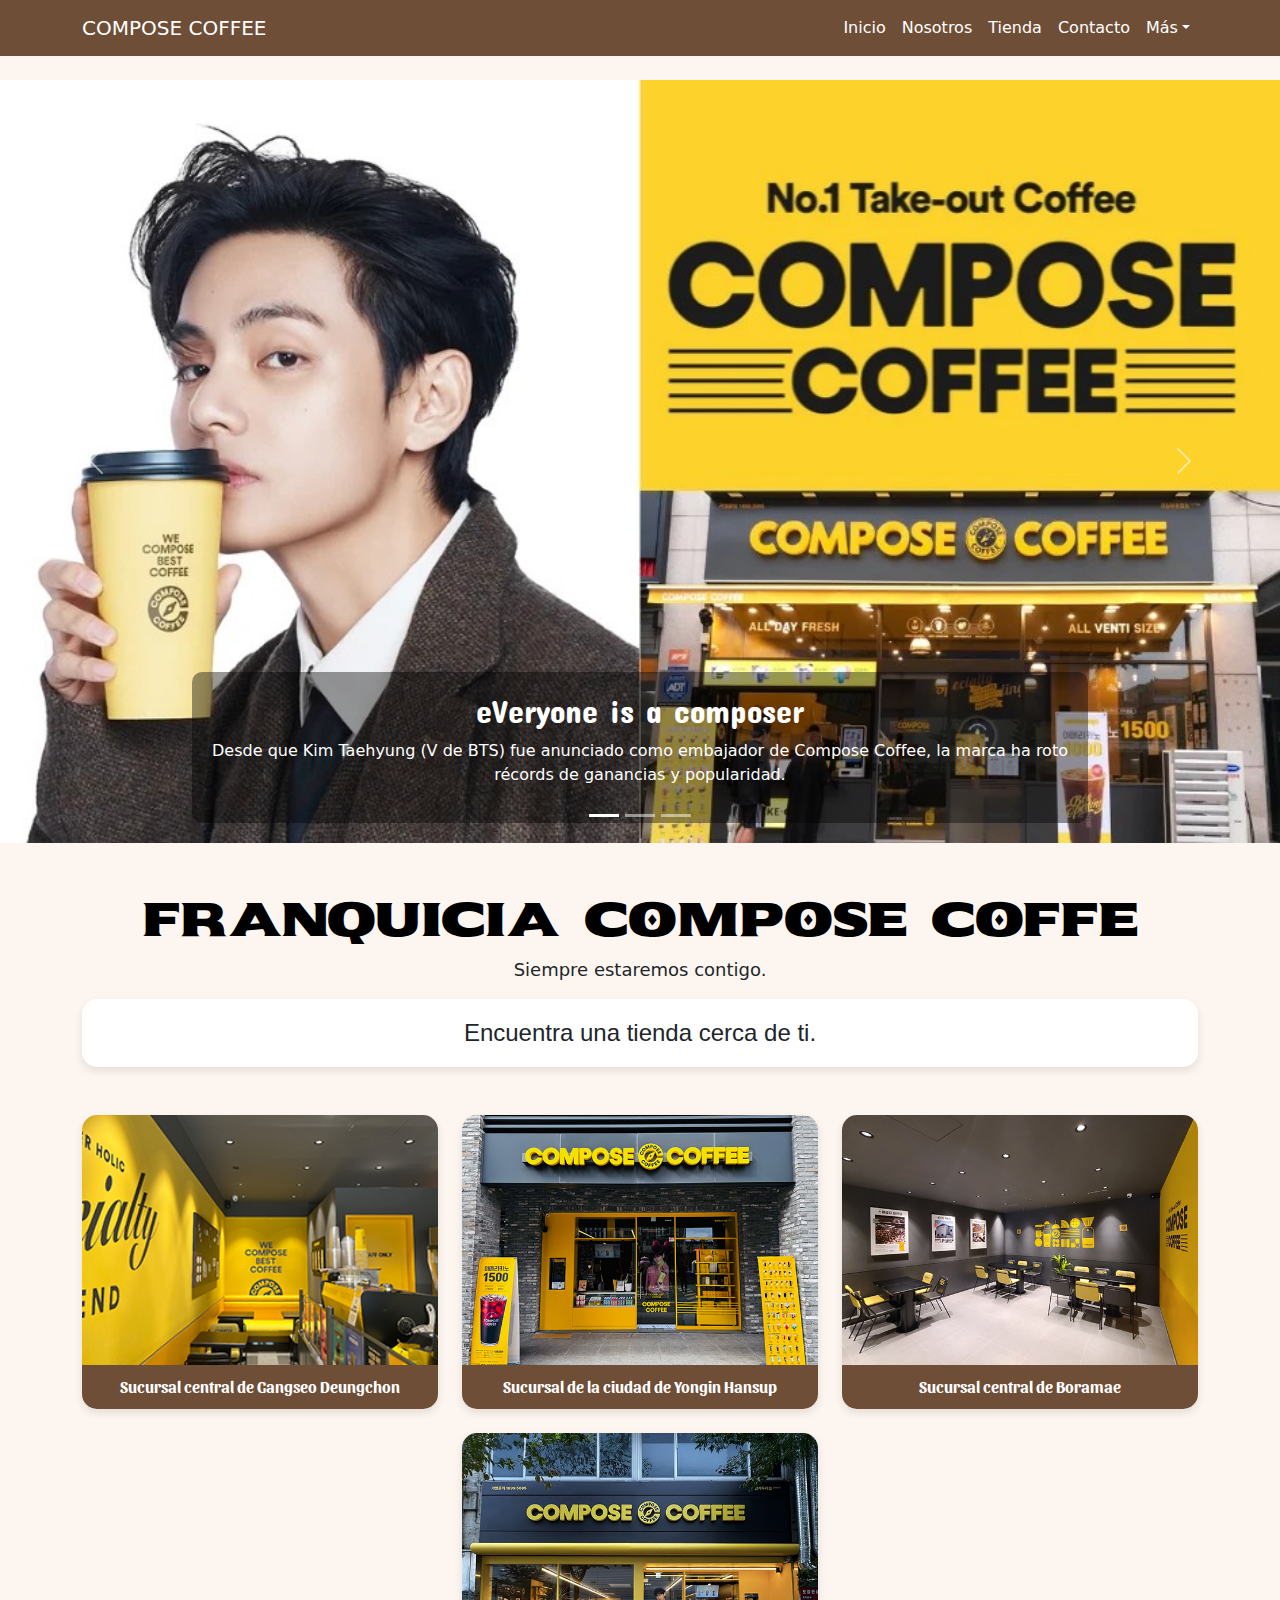
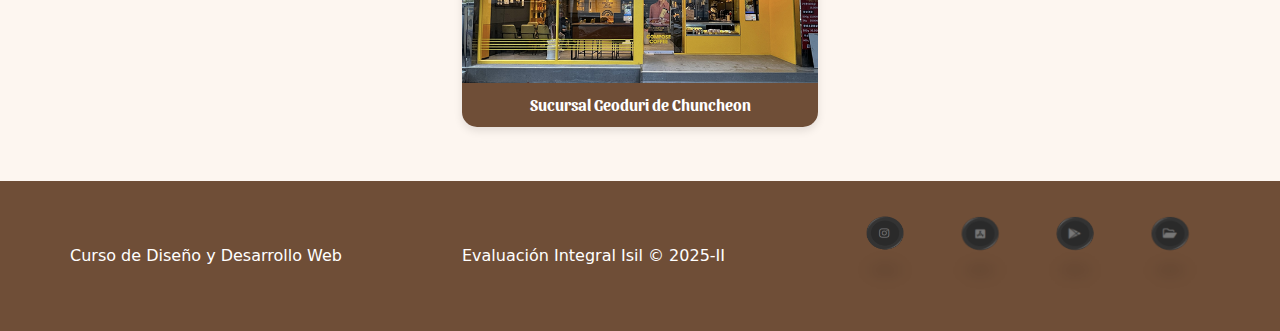
<file: index.html>
<!DOCTYPE html>
<html lang="es">
<head>
    <meta charset="UTF-8">
    <meta name="viewport" content="width=device-width, initial-scale=1.0">
    <title>Compose Coffee</title>
    <link rel="stylesheet" href="estilo.css">
    <!-- Bootstrap CSS -->
    <link href="https://cdn.jsdelivr.net/npm/bootstrap@5.3.2/dist/css/bootstrap.min.css" rel="stylesheet">
    <!-- Bootstrap Icons -->
    <link href="https://cdn.jsdelivr.net/npm/bootstrap-icons@1.10.5/font/bootstrap-icons.css" rel="stylesheet">
    <link href="https://fonts.googleapis.com/css2?family=Sekuya&display=swap" rel="stylesheet">
    <link href="https://fonts.googleapis.com/css2?family=Concert+One&display=swap" rel="stylesheet">
    <link href="https://fonts.googleapis.com/css2?family=Sansita:ital,wght@0,400;0,700;0,800;0,900;1,400;1,700;1,800;1,900&display=swap" rel="stylesheet">
    <!-- Favicon -->
    <link rel="shortcut icon" href="imagen/790852d50c38093de194f6812c293d68d3bf1ab8b40ef405a391f2add378072b_1719894440052977[1].png" type="image/x-icon">
    <style>
        /* Colores y estilo tema café */
        body {
            background-color: #fdf6f0;
        }
        .navbar {
            background-color: #6f4e37; /* marrón café */
        }
        .navbar .nav-link,
        .navbar-brand {
            color: #fff !important;
        }
        .carousel-caption {
            background: rgba(0,0,0,0.4);
            border-radius: 10px;
        }
        .card {
            border: none;
            border-radius: 15px;
            box-shadow: 0 4px 8px rgba(0,0,0,0.1);
        }
        .card i {
            color: #6f4e37;
        }
        #nosotros {
            font-family: "Sekuya", system-ui;
            font-size: xxx-large;
            color: black;
        }
        #panel{
            font-family: "Concert One", sans-serif;
            font-size: xx-large;
        }

        /* ==========================
        MEDIA QUERIES PARA RESPONSIVE
        =========================== */
        @media (max-width: 767px) {
            #nosotros {
                font-size: 2.2rem; /* reduce un poco en tablets y móviles */
            }
            #panel {
                font-size: 1.6rem;
            }
            #siempre {
                font-size: 1rem;
            }
        }

        @media (max-width: 576px) {
            #nosotros { font-size: 1.8rem; }
            #panel { font-size: 1.4rem; }
            #siempre { font-size: 0.9rem; }
        }

        .coffee-title{
            font-family: "Sansita", sans-serif;
        }
        .card-text{
            font-family:Impact, Haettenschweiler, 'Arial Narrow Bold', sans-serif ;
            font-size: x-large;
        }
        #siempre{
            font-size: large;
        }
        #iconos {
            display: flex;
            justify-content: center; /* centra horizontalmente */
            gap: 15px;               /* espacio entre íconos */
            flex-wrap: wrap;         /* si la pantalla es muy pequeña, pasan a otra línea */
        }
        .img-container {
            width: 100%;
            height: 250px; /* altura por defecto */
            overflow: hidden;
        }

        .img-container img {
            width: 100%;
            height: 100%;
            object-fit: cover; /* recorta proporcionalmente */
            display: block;
        }

        /* En pantallas más pequeñas reducimos la altura */
        @media (max-width: 576px) {
            .img-container {
                height: 180px;
            }
        }
        .footer-flex {
            display: flex;
            justify-content: space-between;
            align-items: center;
            flex-wrap: wrap; /* si la pantalla es muy pequeña se acomodan en varias líneas */
            gap: 10px; /* espacio entre elementos */
            padding: 15px 0; /* padding arriba y abajo */
        }

        .texto-izquierda, .texto-centro, #iconos {
            margin: 0;
        }

        /* Para móviles, centramos todo */
        @media (max-width: 576px) {
            .footer-flex {
                flex-direction: column;
                text-align: center;
            }
        }

        .row:last-child {
            margin-bottom: 30px;
        }
        .coffee-card {
            display: flex;
            flex-direction: column;
            height: 100%;
        }

        .coffee-title {
            margin-top: auto; /* fuerza que el título se quede abajo */
            padding: 10px 0;
        }

    </style>
</head>
<body>
    <!-- Navbar -->
    <nav class="navbar navbar-expand-lg navbar-dark">
        <div class="container">
            <a class="navbar-brand" href="#">COMPOSE COFFEE</a>
            <button class="navbar-toggler" type="button" data-bs-toggle="collapse" data-bs-target="#navbarNavDropdown" aria-controls="navbarNavDropdown" aria-expanded="false" aria-label="Toggle navigation">
                <span class="navbar-toggler-icon"></span>
            </button>
            <div class="collapse navbar-collapse" id="navbarNavDropdown">
                <ul class="navbar-nav ms-auto">
                    <li class="nav-item"><a class="nav-link active" href="index.html">Inicio</a></li>
                    <li class="nav-item"><a class="nav-link" href="nosotros.html">Nosotros</a></li>
                    <li class="nav-item"><a class="nav-link" href="tienda.html">Tienda</a></li>
                    <li class="nav-item"><a class="nav-link" href="contacto.html">Contacto</a></li>
                    <li class="nav-item dropdown">
                        <a class="nav-link dropdown-toggle" href="#" role="button" data-bs-toggle="dropdown" aria-expanded="false">Más</a>
                        <ul class="dropdown-menu">
                            <li><a class="dropdown-item" href="blog.html">Blog</a></li>
                            <li><a class="dropdown-item" href="noticias.html">Noticias</a></li>
                        </ul>
                    </li>
                </ul>
            </div>
        </div>
    </nav>

    <!-- Carrusel -->
    <div id="carouselCoffee" class="carousel slide mt-4" data-bs-ride="carousel">
        <div class="carousel-indicators">
            <button type="button" data-bs-target="#carouselCoffee" data-bs-slide-to="0" class="active"></button>
            <button type="button" data-bs-target="#carouselCoffee" data-bs-slide-to="1"></button>
            <button type="button" data-bs-target="#carouselCoffee" data-bs-slide-to="2"></button>
        </div>
        <div class="carousel-inner">
            <div class="carousel-item active">
                <img src="imagen/1703061590-cover.jpg" class="d-block w-100" alt="Imagen 1">
                <div class="carousel-caption d-none d-md-block text-center">
                    <h5 id="panel">eVeryone is a composer</h5>
                    <p>Desde que Kim Taehyung (V de BTS) fue anunciado como embajador de Compose Coffee, la marca ha roto récords de ganancias y popularidad.</p>
                </div>
            </div>
            <div class="carousel-item">
                <img src="imagen/1703061341-i1.webp" class="d-block w-100" alt="Imagen 2">
                <div class="carousel-caption d-none d-md-block text-center">
                    <h5 id="panel">We have many locations</h5>
                    <p>Contamos con muchos locales, solo elige el que prefieras.</p>
                </div>
            </div>
            <div class="carousel-item">
                <img src="imagen/1707239019-cover-3.jpg" class="d-block w-100" alt="Imagen 3">
                <div class="carousel-caption d-none d-md-block text-center">
                    <h5 id="panel">Composition combo</h5>
                    <p>Tenemos un gran menú, donde tus cafés favoritos están presentes.</p>
                </div>
            </div>
        </div>
        <button class="carousel-control-prev" type="button" data-bs-target="#carouselCoffee" data-bs-slide="prev">
            <span class="carousel-control-prev-icon" aria-hidden="true"></span>
        </button>
        <button class="carousel-control-next" type="button" data-bs-target="#carouselCoffee" data-bs-slide="next">
            <span class="carousel-control-next-icon" aria-hidden="true"></span>
        </button>
    </div>

    <!-- Sistema de Grilla -->
    <div class="container text-center mt-5">
        <h2 id="nosotros">Franquicia Compose Coffe</h2>
        <p id="siempre">Siempre estaremos contigo.</p>
        <a href="https://composecoffee.com/findstore" class="text-decoration-none">
            <div class="card info-card">
                <div class="card-body text-center">
                    <p class="card-text">
                        Encuentra una tienda cerca de ti.
                    </p>
                </div>
            </div>
        </a>

        <div class="row mt-5">
            <div class="col-12 col-md-4 mb-4">
                <div class="card coffee-card d-flex flex-column h-100">
                    <div class="img-container">
                        <img src="imagen/sucursal1.jpg" alt="sucursal1">
                    </div>
                    <div class="coffee-title mt-auto">Sucursal central de Gangseo Deungchon</div>
                </div>
            </div>

            <div class="col-12 col-md-4 mb-4">
                <div class="card coffee-card d-flex flex-column h-100">
                    <div class="img-container">
                        <img src="imagen/sucursal2.jpg" alt="sucursal2">
                    </div>
                    <div class="coffee-title mt-auto">Sucursal de la ciudad de Yongin Hansup</div>
                </div>
            </div>

            <div class="col-12 col-md-4 mb-4">
                <div class="card coffee-card d-flex flex-column h-100">
                    <div class="img-container">
                        <img src="imagen/sucursal3.jpg" alt="Sucursal3">
                    </div>
                    <div class="coffee-title mt-auto">Sucursal central de Boramae </div>
                </div>
            </div>
        </div>

        <div class="row justify-content-center">
            <div class="col-12 col-md-4 mb-4">
                <div class="card coffee-card d-flex flex-column h-100">
                    <div class="img-container">
                        <img src="imagen/sucursal4.jpg" alt="sucursal4">
                    </div>
                    <div class="coffee-title mt-auto">Sucursal Geoduri de Chuncheon</div>
                </div>
            </div>
        </div>
    </div>

    <footer>
        <div class="container footer-flex">

            <!-- TEXTO IZQUIERDA (independiente) -->
            <p class="texto-izquierda">
                Curso de Diseño y Desarrollo Web
            </p>

            <!-- TEXTO CENTRO -->
            <p class="texto-centro">
                Evaluación Integral Isil © 2025-II
            </p>

            <!-- ICONOS IZQUIERDA -->
            <div id="iconos">
                <a href="https://www.instagram.com/compose_coffee/"><img src="imagen/icon1.png" alt="icon1"></a>
                <a href="https://apps.apple.com/kr/app/%EC%BB%B4%ED%8F%AC%EC%A6%88%EC%BB%A4%ED%94%BC/id6742086811"><img src="imagen/icon2.png" alt="icon2"></a>
                <a href="https://play.google.com/store/apps/details?id=ci.dvn.composecoffee.app"><img src="imagen/icon3.png" alt="icon3"></a>
                <a href="https://composecoffee.synology.me:3334/#/signin"><img src="imagen/icon4.png" alt="icon4"></a>
            </div>

        </div>
    </footer>



    <!-- Bootstrap JS Bundle -->
    <script src="https://cdn.jsdelivr.net/npm/bootstrap@5.3.8/dist/js/bootstrap.bundle.min.js"></script>
</body>
</html>
</file>
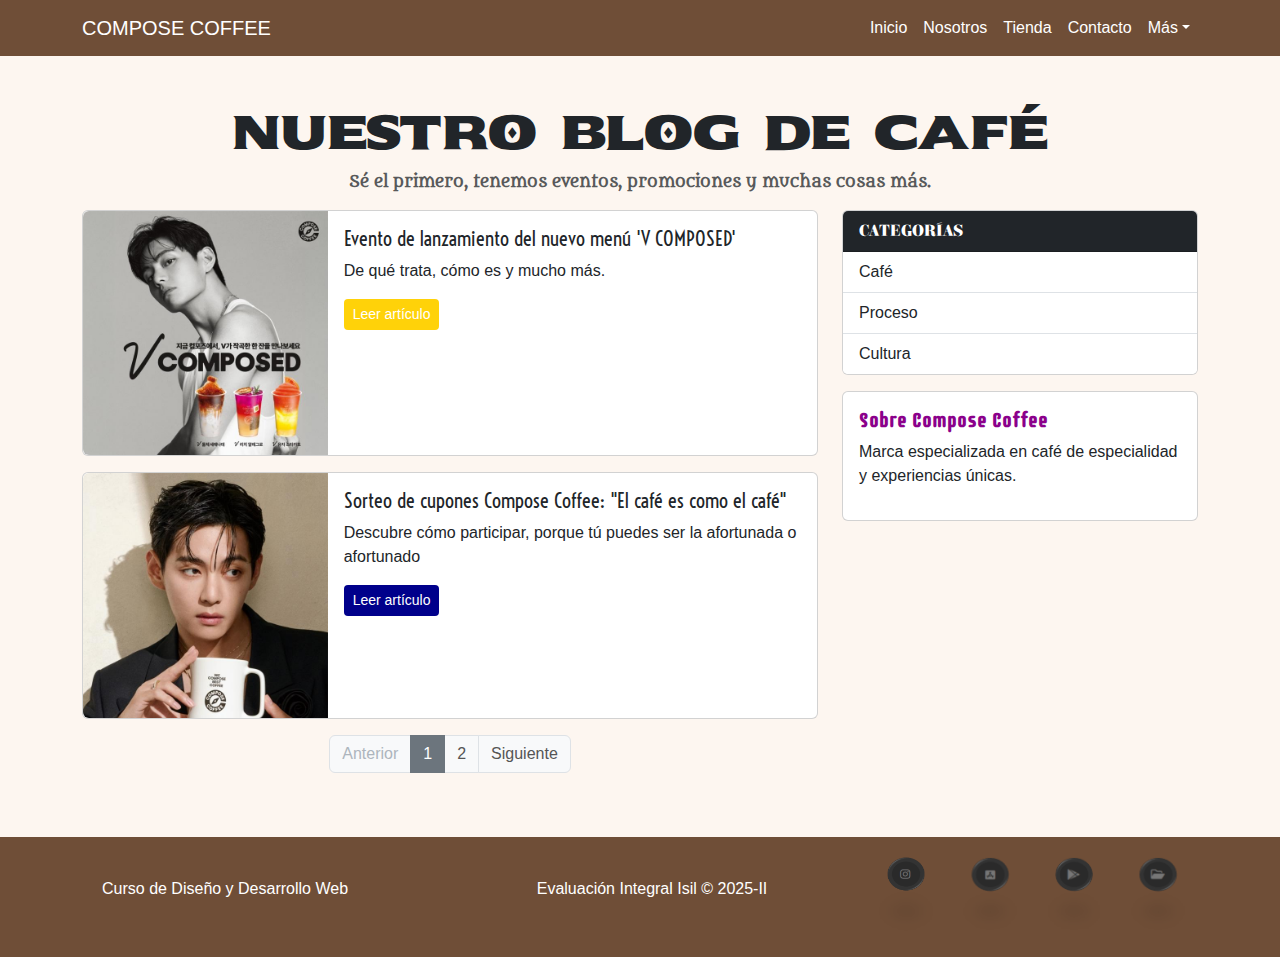
<file: blog.html>
<!DOCTYPE html>
<html lang="es">
<head>
  <meta charset="UTF-8">
  <title>Blog | Compose Coffee</title>
  <link rel="stylesheet" href="estilo.css">
  
  <link href="https://cdn.jsdelivr.net/npm/bootstrap@5.3.2/dist/css/bootstrap.min.css" rel="stylesheet">
  
  <link href="https://cdn.jsdelivr.net/npm/bootstrap-icons@1.10.5/font/bootstrap-icons.css" rel="stylesheet">
  <link href="https://fonts.googleapis.com/css2?family=Sekuya&display=swap" rel="stylesheet">
  <link href="https://fonts.googleapis.com/css2?family=Metamorphous&display=swap" rel="stylesheet">
  <link href="https://fonts.googleapis.com/css2?family=Voltaire&display=swap" rel="stylesheet">
  <link href="https://fonts.googleapis.com/css2?family=Elsie:wght@400;900&display=swap" rel="stylesheet">
  <link href="https://fonts.googleapis.com/css2?family=Supermercado+One&display=swap" rel="stylesheet">
  
    <link rel="shortcut icon" href="imagen/790852d50c38093de194f6812c293d68d3bf1ab8b40ef405a391f2add378072b_1719894440052977[1].png" type="image/x-icon">
  <style>
        body {
            background-color: #fdf6f0;
            font-family: 'Segoe UI', Tahoma, Geneva, Verdana, sans-serif;
        }
        .navbar {
            background-color: #6f4e37;
        }
        .navbar .nav-link,
        .navbar-brand {
            color: #fff !important;
        }
        #nosotros {
            font-family: "Sekuya", system-ui;
            font-size: xxx-large;
        }
        #se{
          font-family: "Metamorphous", serif;
          font-weight: bolder;
        }
        h5{
          font-family: "Voltaire", sans-serif;
          font-size: x-large;
        }
        
        .pagination .page-link {
          color: #555;
          background-color: #f8f9fa;
          border-color: #dee2e6;
        }

        
        .pagination .page-link:hover {
          color: #333;
          background-color: #e9ecef;
          border-color: #dee2e6;
        }

        
        .pagination .page-item.active .page-link {
          color: #fff;
          background-color: #6c757d; 
          border-color: #6c757d;
        }

       
        .pagination .page-item.disabled .page-link {
          color: #adb5bd;
          background-color: #f8f9fa;
          border-color: #dee2e6;
        }
        
        #categoria{
          font-family: "Elsie", serif;
          font-weight: bold;
        }
        #sobre{
          font-family: "Supermercado One", sans-serif;
          font-size: x-large ;
          font-weight: bold;
          color: darkmagenta;
        }

body {
    background-color: #fdf6f0;
    font-family: 'Segoe UI', Tahoma, Geneva, Verdana, sans-serif;
}

.navbar { background-color: #6f4e37; }
.navbar .nav-link, .navbar-brand { color: #fff !important; }

#nosotros { font-family: "Sekuya", system-ui; font-size: 3rem; }
#se { font-family: "Metamorphous", serif; font-weight: bolder; }
h5 { font-family: "Voltaire", sans-serif; font-size: 1.25rem; }

#categoria { font-family: "Elsie", serif; font-weight: bold; }
#sobre { font-family: "Supermercado One", sans-serif; font-size: 1.25rem; font-weight: bold; color: darkmagenta; }


.card img { width: 100%; height: auto; }


.pagination .page-link { color: #555; background-color: #f8f9fa; border-color: #dee2e6; }
.pagination .page-link:hover { color: #333; background-color: #e9ecef; border-color: #dee2e6; }
.pagination .page-item.active .page-link { color: #fff; background-color: #6c757d; border-color: #6c757d; }
.pagination .page-item.disabled .page-link { color: #adb5bd; background-color: #f8f9fa; border-color: #dee2e6; }




@media (max-width: 992px) {
    #nosotros { font-size: 2.5rem; }
    #se { font-size: 1.1rem; }
    h5 { font-size: 1.1rem; }
    #sobre { font-size: 1.1rem; }
    .col-md-4, .col-md-8 { flex: 0 0 100%; max-width: 100%; }
    .card-body { padding: 0.75rem; }
    .btn-sm { font-size: 0.85rem; padding: 0.25rem 0.5rem; }
}


@media (max-width: 768px) {
    #nosotros { font-size: 2rem; }
    #se { font-size: 1rem; }
    h5 { font-size: 1rem; }
    #sobre { font-size: 1rem; }
    .card-body { padding: 0.5rem; }
    .btn-sm { font-size: 0.8rem; padding: 0.2rem 0.4rem; }
}


@media (max-width: 576px) {
    #nosotros { font-size: 1.5rem; }
    #se { font-size: 0.9rem; }
    h5 { font-size: 0.9rem; }
    #sobre { font-size: 0.9rem; }
    .card-body { padding: 0.4rem; }
    .btn-sm { font-size: 0.75rem; padding: 0.2rem 0.3rem; }
}

  </style>
</head>
<body>

    <nav class="navbar navbar-expand-lg navbar-dark">
        <div class="container">
            <a class="navbar-brand" href="#">COMPOSE COFFEE</a>
            <button class="navbar-toggler" type="button" data-bs-toggle="collapse" data-bs-target="#navbarNavDropdown" aria-controls="navbarNavDropdown" aria-expanded="false" aria-label="Toggle navigation">
                <span class="navbar-toggler-icon"></span>
            </button>
            <div class="collapse navbar-collapse" id="navbarNavDropdown">
                <ul class="navbar-nav ms-auto">
                    <li class="nav-item"><a class="nav-link active" href="index.html">Inicio</a></li>
                    <li class="nav-item"><a class="nav-link" href="nosotros.html">Nosotros</a></li>
                    <li class="nav-item"><a class="nav-link" href="tienda.html">Tienda</a></li>
                    <li class="nav-item"><a class="nav-link" href="contacto.html">Contacto</a></li>
                    <li class="nav-item dropdown">
                        <a class="nav-link dropdown-toggle" href="#" role="button" data-bs-toggle="dropdown" aria-expanded="false">Más</a>
                        <ul class="dropdown-menu">
                            <li><a class="dropdown-item" href="blog.html">Blog</a></li>
                            <li><a class="dropdown-item" href="noticias.html">Noticias</a></li>
                        </ul>
                    </li>
                </ul>
            </div>
        </div>
    </nav>


<div class="container my-5">
  <h2 id="nosotros" class="text-center">Nuestro Blog de Café</h2>
  <p id="se" class="text-center text-muted">Sé el primero, tenemos eventos, promociones y muchas cosas más.</p>

  <div class="row">

    <div class="col-md-8">

      <div class="blog-page" data-page="1">

        <div class="card mb-3">
          <div class="row g-0">
            <div class="col-md-4">
              <img src="imagen/evento1.jpg" class="img-fluid rounded-start">
            </div>
            <div class="col-md-8">
              <div class="card-body">
                <h5>Evento de lanzamiento del nuevo menú 'V COMPOSED'</h5>
                <p>De qué trata, cómo es y mucho más.</p>
                <a href="https://composecoffee.com/event/253430" class="btn btn-sm text-white" style="background:#ffd000f6;">Leer artículo</a>
              </div>
            </div>
          </div>
        </div>

        <div class="card mb-3">
          <div class="row g-0">
            <div class="col-md-4">
              <img src="imagen/evento2.jpg" class="img-fluid rounded-start">
            </div>
            <div class="col-md-8">
              <div class="card-body">
                <h5>Sorteo de cupones Compose Coffee: "El café es como el café"</h5>
                <p>Descubre cómo participar, porque tú puedes ser la afortunada o afortunado</p>
                <a href="https://composecoffee.com/event/253419" class="btn btn-sm text-white" style="background:darkblue;">Leer artículo</a>
              </div>
            </div>
          </div>
        </div>

      </div>


      <div class="blog-page d-none" data-page="2">


        <div class="card mb-3">
          <div class="row g-0">
            <div class="col-md-4">
              <img src="imagen/Evento 3.jpg" class="img-fluid rounded-start">
            </div>
            <div class="col-md-8">
              <div class="card-body">
                <h5>Promoción de productos Compose Coffe X Zootopia 'MOMENTOS DE COMPOSICIÓN'</h5>
                <p>Con la llegada de Zootopia 2 llegan también nuevas promociones, no te lo pierdas.</p>
                <a href="https://composecoffee.com/event/274145" class="btn btn-sm text-white" style="background:#ff1500f6;">Leer artículo</a>
              </div>
            </div>
          </div>
        </div>

        <div class="card mb-3">
          <div class="row g-0">
            <div class="col-md-4">
              <img src="imagen/Evento 4.jpg" class="img-fluid rounded-start">
            </div>
            <div class="col-md-8">
              <div class="card-body">
                <h5>'V COMPOSED' lanza tres nuevos elementos de menú</h5>
                <p>Con V de BTS como embajador nuestro menú también se vulve especil, qué esperas ven y dicfruta la nueva carta que tenemos.</p>
                <a href="https://composecoffee.com/event/252523" class="btn btn-sm text-white" style="background:#ff0080f6;">Leer artículo</a>
              </div>
            </div>
          </div>
        </div>

      </div>


      <nav>
        <ul class="pagination justify-content-center">

          <li class="page-item disabled" id="prevBtn">
            <a class="page-link" href="#" onclick="prevPage()">Anterior</a>
          </li>

          <li class="page-item active" id="page1">
            <a class="page-link" href="#" onclick="changePage(1)">1</a>
          </li>

          <li class="page-item" id="page2">
            <a class="page-link" href="#" onclick="changePage(2)">2</a>
          </li>

          <li class="page-item" id="nextBtn">
            <a class="page-link" href="#" onclick="nextPage()">Siguiente</a>
          </li>

        </ul>
      </nav>

    </div>

    <div class="col-md-4">
      <div class="card mb-3">
        <div id="categoria" class="card-header bg-dark text-white">CATEGORÍAS</div>
        <ul class="list-group list-group-flush">
          <li class="list-group-item">Café</li>
          <li class="list-group-item">Proceso</li>
          <li class="list-group-item">Cultura</li>
        </ul>
      </div>

      <div class="card">
        <div class="card-body">
          <h6 id="sobre">Sobre Compose Coffee</h6>
          <p>Marca especializada en café de especialidad y experiencias únicas.</p>
        </div>
      </div>
    </div>

  </div>
</div>

<footer>
        <div class="container footer-flex">

        
            <p class="texto-izquierda">
                Curso de Diseño y Desarrollo Web
            </p>

            <p class="texto-centro">
                Evaluación Integral Isil © 2025-II
            </p>

            <div id="iconos">
                <a href="https://www.instagram.com/compose_coffee/"><img src="imagen/icon1.png" alt="icon1"></a>
                <a href="https://apps.apple.com/kr/app/%EC%BB%B4%ED%8F%AC%EC%A6%88%EC%BB%A4%ED%94%BC/id6742086811"><img src="imagen/icon2.png" alt="icon2"></a>
                <a href="https://play.google.com/store/apps/details?id=ci.dvn.composecoffee.app"><img src="imagen/icon3.png" alt="icon3"></a>
                <a href="https://composecoffee.synology.me:3334/#/signin"><img src="imagen/icon4.png" alt="icon4"></a>
            </div>

        </div>
    </footer>


<script>
  let currentPage = 1;
  const totalPages = 2;

  function showPage(page) {
    document.querySelectorAll('.blog-page').forEach(div => {
      div.classList.add('d-none');
    });

    document.querySelector(`[data-page="${page}"]`).classList.remove('d-none');

    document.querySelectorAll('.page-item').forEach(li => {
      li.classList.remove('active');
    });

    document.getElementById(`page${page}`).classList.add('active');

    document.getElementById('prevBtn').classList.toggle('disabled', page === 1);
    document.getElementById('nextBtn').classList.toggle('disabled', page === totalPages);

    currentPage = page;
  }

  function changePage(page) {
    showPage(page);
  }

  function prevPage() {
    if (currentPage > 1) {
      showPage(currentPage - 1);
    }
  }

  function nextPage() {
    if (currentPage < totalPages) {
      showPage(currentPage + 1);
    }
  }
</script>


    <script src="https://cdn.jsdelivr.net/npm/bootstrap@5.3.8/dist/js/bootstrap.bundle.min.js"></script>

</body>

</html>
</file>
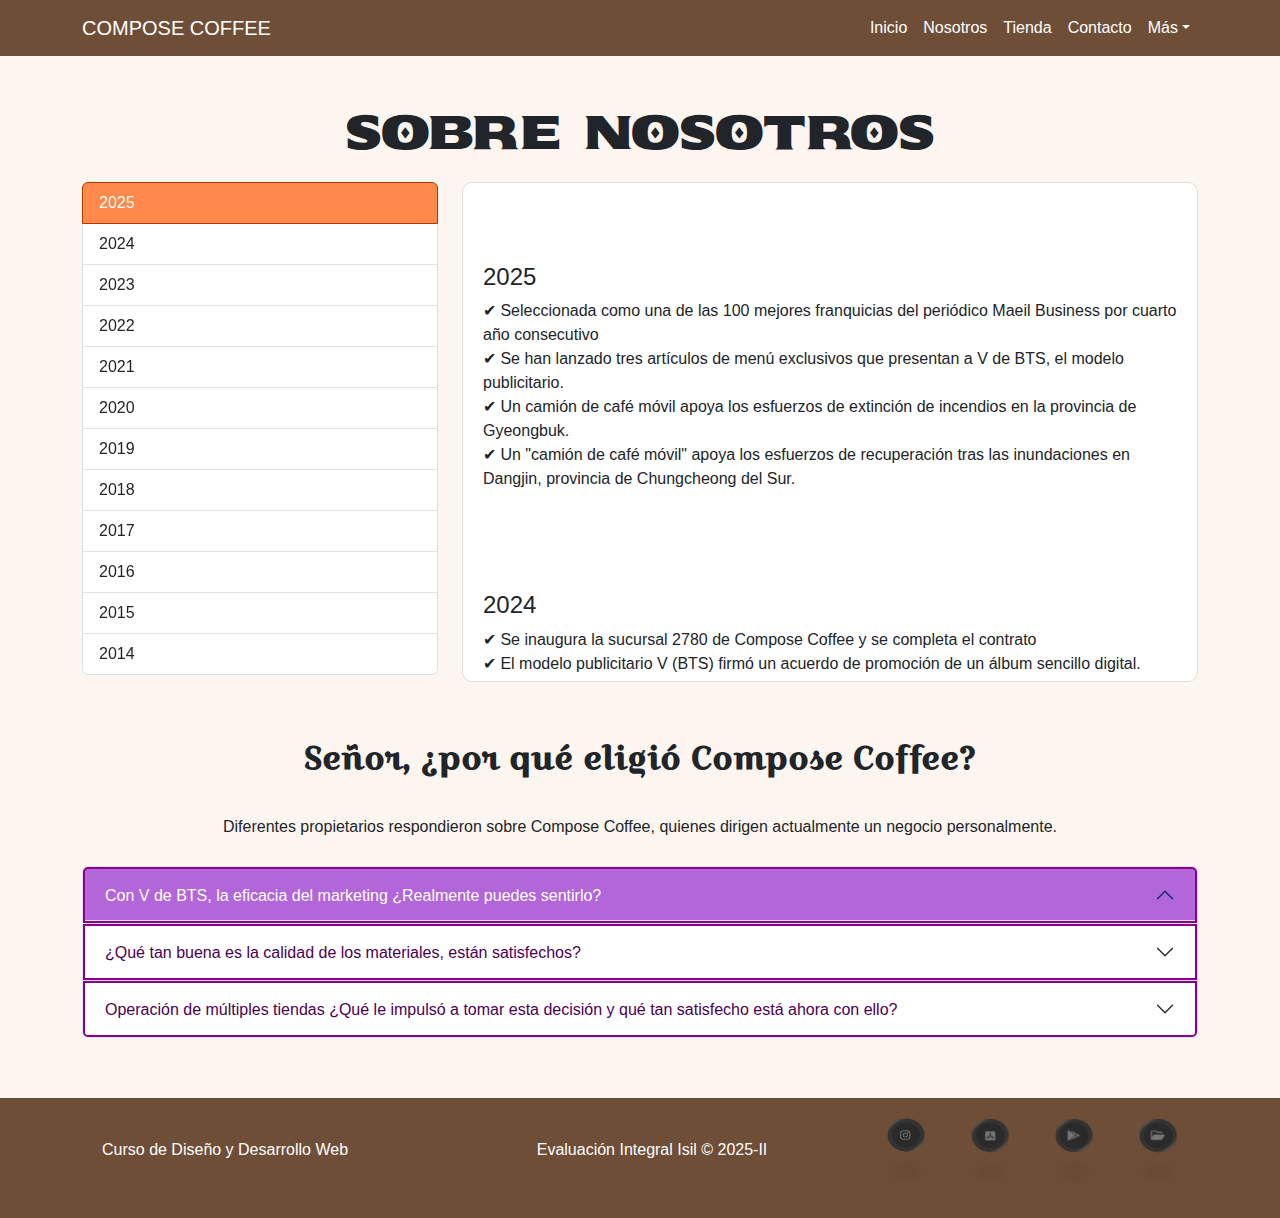
<file: nosotros.html>
<!DOCTYPE html>
<html lang="en">
<head>
    <meta charset="UTF-8">
    <meta name="viewport" content="width=device-width, initial-scale=1.0">
    <title>Nosotros | Compose Coffee</title>
    <link rel="stylesheet" href="estilo.css">
    
    <link href="https://cdn.jsdelivr.net/npm/bootstrap@5.3.2/dist/css/bootstrap.min.css" rel="stylesheet">
    
    <link href="https://cdn.jsdelivr.net/npm/bootstrap-icons@1.10.5/font/bootstrap-icons.css" rel="stylesheet">
    <link href="https://fonts.googleapis.com/css2?family=Sekuya&display=swap" rel="stylesheet">
    <link href="https://fonts.googleapis.com/css2?family=Croissant+One&display=swap" rel="stylesheet">
    
    <link rel="shortcut icon" href="imagen/790852d50c38093de194f6812c293d68d3bf1ab8b40ef405a391f2add378072b_1719894440052977[1].png" type="image/x-icon">
    <style>
        body {
            background-color: #fdf6f0;
            font-family: 'Segoe UI', Tahoma, Geneva, Verdana, sans-serif;
        }
        .navbar {
            background-color: #6f4e37;
        }
        .navbar .nav-link,
        .navbar-brand {
            color: #fff !important;
        }

        h2, h3 {
            text-align: center;
            margin-top: 40px;
            margin-bottom: 20px;
        }

        .scrollspy-example {
            position: relative;
            height: 500px;
            overflow-y: auto;
            padding: 20px;
            background-color: #fff;
            border-radius: 10px;
            border: 1px solid #ddd;
        }

        #nosotros{
            font-family: "Sekuya", system-ui;
            font-size: xxx-large;
        }
        #señor{
            font-family: "Croissant One", serif;
            font-weight: bold;
        }
        @media (max-width: 576px){
            #nosotros { font-size: 1.8rem; }
            #señor { font-size: 1.5rem; }
        }

        .accordion-button {
        background-color: white;
        color: #4b0055;
        border: 2px solid darkmagenta;
        }

        .accordion-item:first-child .accordion-button.collapsed {
        background-color: #e6c6f2; 
        }

        .accordion-button:not(.collapsed) {
        background-color: #b266d9; 
        color: white;
        }

        .accordion-button:focus {
        box-shadow: none;
        }
        .scroll-section {
            padding-top: 40px;
            margin-bottom: 40px;
        }

        #list-example .list-group-item.active {
            background-color: #fe894a !important; 
            border-color: #b03704 !important;
            color: #fff !important;
        }
        #list-example .list-group-item-action:hover {
            background-color: #ffd6a5 !important; 
        }

        @media (max-width: 767px) {
            #nosotros {
                font-size: 2.2rem; 
            }
            #señor {
                font-size: 1.8rem; 
            }

            .scroll-section h4 {
                font-size: 1.2rem;
            }

            .scroll-section p {
                font-size: 1rem;
            }

            .accordion-button {
                font-size: 1rem;
                padding: 0.5rem 1rem;
            }
            .accordion-body {
                font-size: 0.95rem;
            }
        }

        @media (max-width: 576px) {
            #nosotros {
                font-size: 1.8rem;
            }
            #señor {
                font-size: 1.5rem;
            }

            .scrollspy-example {
                height: 350px;
                padding: 15px;
            }

            .scroll-section h4 {
                font-size: 1.1rem;
            }
            
            .scroll-section p {
                font-size: 0.95rem;
                line-height: 1.4; 
            }

            #list-example .list-group-item {
                font-size: 0.95rem;
                padding: 0.35rem 0.75rem;
            }

            .accordion-button {
                font-size: 0.95rem;
                padding: 0.5rem 0.75rem;
            }
            .accordion-body {
                font-size: 0.9rem;
            }

            .container {
                padding-left: 10px;
                padding-right: 10px;
            }
        }

        @media (max-width: 576px) {
            #iconos {
                justify-content: center; 
                gap: 10px;               
                flex-wrap: wrap;         
            }

            #iconos img {
                width: 30px;  
                height: auto; 
                max-width: 100%;
            }
        }

        .scroll-section {
            padding-top: 60px; 
            margin-bottom: 40px;
        }


    </style>
</head>
<body>
   
    <nav class="navbar navbar-expand-lg navbar-dark">
        <div class="container">
            <a class="navbar-brand" href="#">COMPOSE COFFEE</a>
            <button class="navbar-toggler" type="button" data-bs-toggle="collapse" data-bs-target="#navbarNavDropdown" aria-controls="navbarNavDropdown" aria-expanded="false" aria-label="Toggle navigation">
                <span class="navbar-toggler-icon"></span>
            </button>
            <div class="collapse navbar-collapse" id="navbarNavDropdown">
                <ul class="navbar-nav ms-auto">
                    <li class="nav-item"><a class="nav-link active" href="index.html">Inicio</a></li>
                    <li class="nav-item"><a class="nav-link" href="nosotros.html">Nosotros</a></li>
                    <li class="nav-item"><a class="nav-link" href="tienda.html">Tienda</a></li>
                    <li class="nav-item"><a class="nav-link" href="contacto.html">Contacto</a></li>
                    <li class="nav-item dropdown">
                        <a class="nav-link dropdown-toggle" href="#" role="button" data-bs-toggle="dropdown" aria-expanded="false">Más</a>
                        <ul class="dropdown-menu">
                            <li><a class="dropdown-item" href="blog.html">Blog</a></li>
                            <li><a class="dropdown-item" href="noticias.html">Noticias</a></li>
                        </ul>
                    </li>
                </ul>
            </div>
        </div>
    </nav>

    <div class="container mt-5">
        <h2 id="nosotros">SOBRE NOSOTROS</h2>
        <div class="row">
            <div class="col-md-4 mb-3">
                <div id="list-example" class="list-group sticky-top altura-historia">
                    <a class="list-group-item list-group-item-action active" href="#list-item-1">2025</a>
                    <a class="list-group-item list-group-item-action" href="#list-item-2">2024</a>
                    <a class="list-group-item list-group-item-action" href="#list-item-3">2023</a>
                    <a class="list-group-item list-group-item-action" href="#list-item-4">2022</a>
                    <a class="list-group-item list-group-item-action" href="#list-item-5">2021</a>
                    <a class="list-group-item list-group-item-action" href="#list-item-6">2020</a>
                    <a class="list-group-item list-group-item-action" href="#list-item-7">2019</a>
                    <a class="list-group-item list-group-item-action" href="#list-item-8">2018</a>
                    <a class="list-group-item list-group-item-action" href="#list-item-9">2017</a>
                    <a class="list-group-item list-group-item-action" href="#list-item-10">2016</a>
                    <a class="list-group-item list-group-item-action" href="#list-item-11">2015</a>
                    <a class="list-group-item list-group-item-action" href="#list-item-12">2014</a>
                </div>
            </div>
            <div class="col-8">
                <div data-bs-spy="scroll" 
                     data-bs-target="#list-example" 
                     data-bs-smooth-scroll="true" 
                     data-bs-offset="0"
                     class="scrollspy-example" 
                     tabindex="0">

                    <div id="list-item-1" class="scroll-section">
                        <h4>2025</h4>
                        <p> ✔ Seleccionada como una de las 100 mejores franquicias del periódico Maeil Business por cuarto año consecutivo <br>
                            ✔ Se han lanzado tres artículos de menú exclusivos que presentan a V de BTS, el modelo publicitario. <br>
                            ✔ Un camión de café móvil apoya los esfuerzos de extinción de incendios en la provincia de Gyeongbuk. <br>
                            ✔ Un "camión de café móvil" apoya los esfuerzos de recuperación tras las inundaciones en Dangjin, provincia de Chungcheong del Sur.</p>
                    </div>
                    <div id="list-item-2" class="scroll-section">
                        <h4>2024</h4>
                        <p> ✔ Se inaugura la sucursal 2780 de Compose Coffee y se completa el contrato <br>
                            ✔ El modelo publicitario V (BTS) firmó un acuerdo de promoción de un álbum sencillo digital. <br>
                            ✔ Acuerdo de promoción del patrocinador oficial del 11.º aniversario de BTS Festa <br>
                            ✔ Recibió el 25º Premio del Presidente de la Asociación de Desarrollo de la Industria de Franquicias de Corea</p>
                    </div>
                    <div id="list-item-3" class="scroll-section">
                        <h4>2023</h4>
                        <p> ✔ Se inaugura la sucursal número 2450 de Compose Coffee y se completa el contrato <br>
                            ✔ Ganador del 14º Premio Nacional de Marca de Corea <br>
                            ✔ Ganador del premio a la marca más querida de Corea de 2023 <br>
                            ✔ V de BTS ha sido seleccionado como el nuevo modelo para Compose Coffee.</p>
                    </div>
                    <div id="list-item-4" class="scroll-section">
                        <h4>2022</h4>
                        <p> ✔ Se inaugura la tienda número 2000 de Compose Coffee y se completa el contrato <br>
                            ✔ Patrocinador oficial del 'Concurso de Baristas para Discapacitados' del Busan Coffee Show <br>
                            ✔ Las 100 mejores franquicias de 2022 según el periódico Maeil Business <br>
                            ✔ Coorganización de los 4.º Premios de Contenido de Asia</p>
                    </div>
                    <div id="list-item-5" class="scroll-section">
                        <h4>2021</h4>
                        <p> ✔ Se inaugura la sucursal 1330 de Compose Coffee y se completa el contrato <br>
                            ✔ Compose Coffee brinda soporte en granos de café a excelentes tiendas. <br>
                            ✔ Se lanza la aplicación exclusiva de Compose Coffee <br>
                            ✔ Recibió la Condecoración del Ministro de Administración Pública y Seguridad</p>
                    </div>
                    <div id="list-item-6" class="scroll-section">
                        <h4>2020</h4>
                        <p> ✔ Se inaugura la tienda número 800 de Compose Coffee y se firma el contrato <br>
                            ✔ Renovación del diseño interior de la tienda (segundo semestre de 2020) <br>
                            ✔ Seleccionada como 'Buena Marca' por la Comisión de Comercio Justo <br>
                            ✔ Ganador del 'Premio al Consumidor de Corea' de la Asociación de Consumidores de Corea 2020</p>
                    </div>
                    <div id="list-item-7" class="scroll-section">
                        <h4>2019</h4>
                        <p> ✔ Se inaugura la sucursal número 400 de Compose Coffee <br>
                            ✔ Galardonado con el Premio del Ministro de Comercio, Industria y Energía <br>
                            ✔ Se abre la primera tienda de Gangwon-do (Gangneung) <br>
                            ✔ Ceremonia de colocación de la primera piedra del nuevo edificio (que se completará en el primer semestre de 2021)</p>
                    </div>
                    <div id="list-item-8" class="scroll-section">
                        <h4>2018</h4>
                        <p> ✔ Se inaugura la sucursal número 220 de Compose Coffee <br>
                            ✔ Premio del Comisionado de Seguridad de Alimentos y Medicamentos de la KFA <br>
                            ✔ Seleccionada como "Buena Marca" por MBC Radio en "Starry Night" <br>
                            ✔ Establecimiento de la sucursal de Incheon</p>
                    </div>
                    <div id="list-item-9" class="scroll-section">
                        <h4>2017</h4>
                        <p> ✔ Se inaugura la sucursal número 150 de Compose Coffee <br>
                            ✔ Lograr unas ventas mensuales promedio de 25 millones de wones <br>
                            ✔ Establecimiento del Laboratorio de Investigación de Café Compose (I+D) <br>
                            ✔ Se emite el programa de startups de JTBC 'Compose Coffee'</p>
                    </div>
                    <div id="list-item-10" class="scroll-section">
                        <h4>2016</h4>
                        <p> ✔ Se inaugura la sucursal número 95 de Compose Coffee <br>
                            ✔ Establecimiento de la planta tostadora con sede más grande de Corea <br>
                            ✔ Establecimiento de sucursales en Seúl, Daegu, Incheon y Gyeongbuk <br>
                            ✔ Se logró una producción mensual de grano de café de 15 toneladas</p>
                    </div>
                    <div id="list-item-11" class="scroll-section">
                        <h4>2015</h4>
                        <p> ✔ Se inaugura la sucursal número 41 de Compose Coffee <br>
                            ✔ Se logró una producción mensual de grano de café de 10 toneladas <br>
                            ✔ Se abre la primera tienda gestionada directamente en Seúl <br>
                            ✔ Crecimiento anual de ventas del 400%</p>
                    </div>
                    <div id="list-item-12" class="scroll-section">
                        <h4>2014</h4>
                        <p> ✔ Lanzamiento de la marca Compose Coffee <br>
                            ✔ Mezcla de espresso 'Bitterholic' OEM <br>
                            ✔ El volumen de producción de granos de café alcanzó las 5 toneladas <br>
                            ✔ Se inaugura la décima sucursal de Compose Coffee</p>
                    </div>
                </div>
            </div>
        </div>
    </div>

    <div class="container mt-5">
        <h2 id="señor">Señor, ¿por qué eligió Compose Coffee?</h2>
        <h3 style="font-size: medium;">Diferentes propietarios respondieron sobre Compose Coffee, quienes dirigen actualmente un negocio personalmente.</h3>
        <div class="accordion" id="accordionExample">
            <div class="accordion-item">
                <h2 class="accordion-header">
                    <button class="accordion-button" type="button" data-bs-toggle="collapse" data-bs-target="#collapseOne" aria-expanded="false" aria-controls="collapseOne">
                        Con V de BTS, la eficacia del marketing ¿Realmente puedes sentirlo?
                    </button>
                </h2>
                <div id="collapseOne" class="accordion-collapse collapse" data-bs-parent="#accordionExample">
                    <div class="accordion-body">
                        <strong>Entrevista al propietario de la sucursal Ilsan La Festa 2031.</strong> <br>
                        He notado una notable afluencia de nuevos clientes, incluyendo fans de BTS, extranjeros y veinteañeros.
                        Recientemente, incluso un grupo de clientes japoneses entró, se tomó fotos frente a la tienda y pidió bebidas.
                        Como franquiciado, siempre me enorgullece que V de BTS represente la marca que dirijo.
                    </div>
                </div>
            </div>
            <div class="accordion-item">
                <h2 class="accordion-header">
                    <button class="accordion-button collapsed" type="button" data-bs-toggle="collapse" data-bs-target="#collapseTwo" aria-expanded="false" aria-controls="collapseTwo">
                        ¿Qué tan buena es la calidad de los materiales, están satisfechos?
                    </button>
                </h2>
                <div id="collapseTwo" class="accordion-collapse collapse" data-bs-parent="#accordionExample">
                    <div class="accordion-body">
                        <strong>Entrevista con el propietario de la sucursal número 1839 de Hwaseong Joam.</strong> <br> 
                        En primer lugar, estoy sumamente satisfecho con el hecho de que la sede central suministra materias primas de alta calidad , desde granos de café básicos hasta purés de frutas y leche de primera calidad, a precios razonables. Además, la leche que se suministra a las tiendas es deliciosa, rivalizando incluso con las leches más caras del mercado.
                        Confío en que una marca que se adhiera a estos principios fundamentales perdurará en la industria.
                    </div>
                </div>
            </div>
            <div class="accordion-item">
                <h2 class="accordion-header">
                    <button class="accordion-button collapsed" type="button" data-bs-toggle="collapse" data-bs-target="#collapseThree" aria-expanded="false" aria-controls="collapseThree">
                        Operación de múltiples tiendas ¿Qué le impulsó a tomar esta decisión y qué tan satisfecho está ahora con ello?
                    </button>
                </h2>
                <div id="collapseThree" class="accordion-collapse collapse" data-bs-parent="#accordionExample">
                    <div class="accordion-body">
                        <strong>Entrevista con el propietario de la tienda n.° 2469 de Anyang 1st Street.</strong><br> 
                        Tras dirigir mi primera tienda durante unos tres años, desarrollé una gran confianza en Compose Coffee y quedé satisfecho con las ventas, lo que me llevó a abrir una segunda sucursal.
                        Han pasado unas dos semanas desde que abrí mi segunda tienda, y las ventas han sido buenas desde el principio, así que espero que sigan creciendo.
                        Si se me da la oportunidad, me encantaría abrir otra .
                    </div>
                </div>
            </div>
        </div>
    </div>
    <footer>
        <div class="container footer-flex">

            <p class="texto-izquierda">
                Curso de Diseño y Desarrollo Web
            </p>

            <p class="texto-centro">
                Evaluación Integral Isil © 2025-II
            </p>
            
            <div id="iconos">
                <a href="https://www.instagram.com/compose_coffee/"><img src="imagen/icon1.png" alt="icon1"></a>
                <a href="https://apps.apple.com/kr/app/%EC%BB%B4%ED%8F%AC%EC%A6%88%EC%BB%A4%ED%94%BC/id6742086811"><img src="imagen/icon2.png" alt="icon2"></a>
                <a href="https://play.google.com/store/apps/details?id=ci.dvn.composecoffee.app"><img src="imagen/icon3.png" alt="icon3"></a>
                <a href="https://composecoffee.synology.me:3334/#/signin"><img src="imagen/icon4.png" alt="icon4"></a>
            </div>

        </div>
    </footer>


<script>
const links = document.querySelectorAll('#list-example .list-group-item');
const sections = document.querySelectorAll('.scroll-section');
const scrollContainer = document.querySelector('.scrollspy-example');

links.forEach(link => {
    link.addEventListener('click', e => {
        e.preventDefault();
        const target = document.querySelector(link.getAttribute('href'));

        scrollContainer.scrollTo({
            top: target.offsetTop,
            behavior: 'smooth'
        });

        links.forEach(l => l.classList.remove('active'));
        link.classList.add('active');
    });
});

scrollContainer.addEventListener('scroll', () => {
    const scrollTop = scrollContainer.scrollTop;
    const containerHeight = scrollContainer.clientHeight;

    let current = sections[0];

    sections.forEach(section => {

        if (scrollTop >= section.offsetTop - 10) { 
            current = section;
        }
    });


    if (scrollContainer.scrollHeight - scrollContainer.scrollTop - containerHeight <= 1) {
        current = sections[sections.length - 1];
    }


    links.forEach(link => link.classList.remove('active'));
    const activeLink = document.querySelector(`#list-example a[href="#${current.id}"]`);
    if(activeLink) activeLink.classList.add('active');
});
</script>

    <script src="https://cdn.jsdelivr.net/npm/bootstrap@5.3.8/dist/js/bootstrap.bundle.min.js"></script>
</body>

</html>
</file>
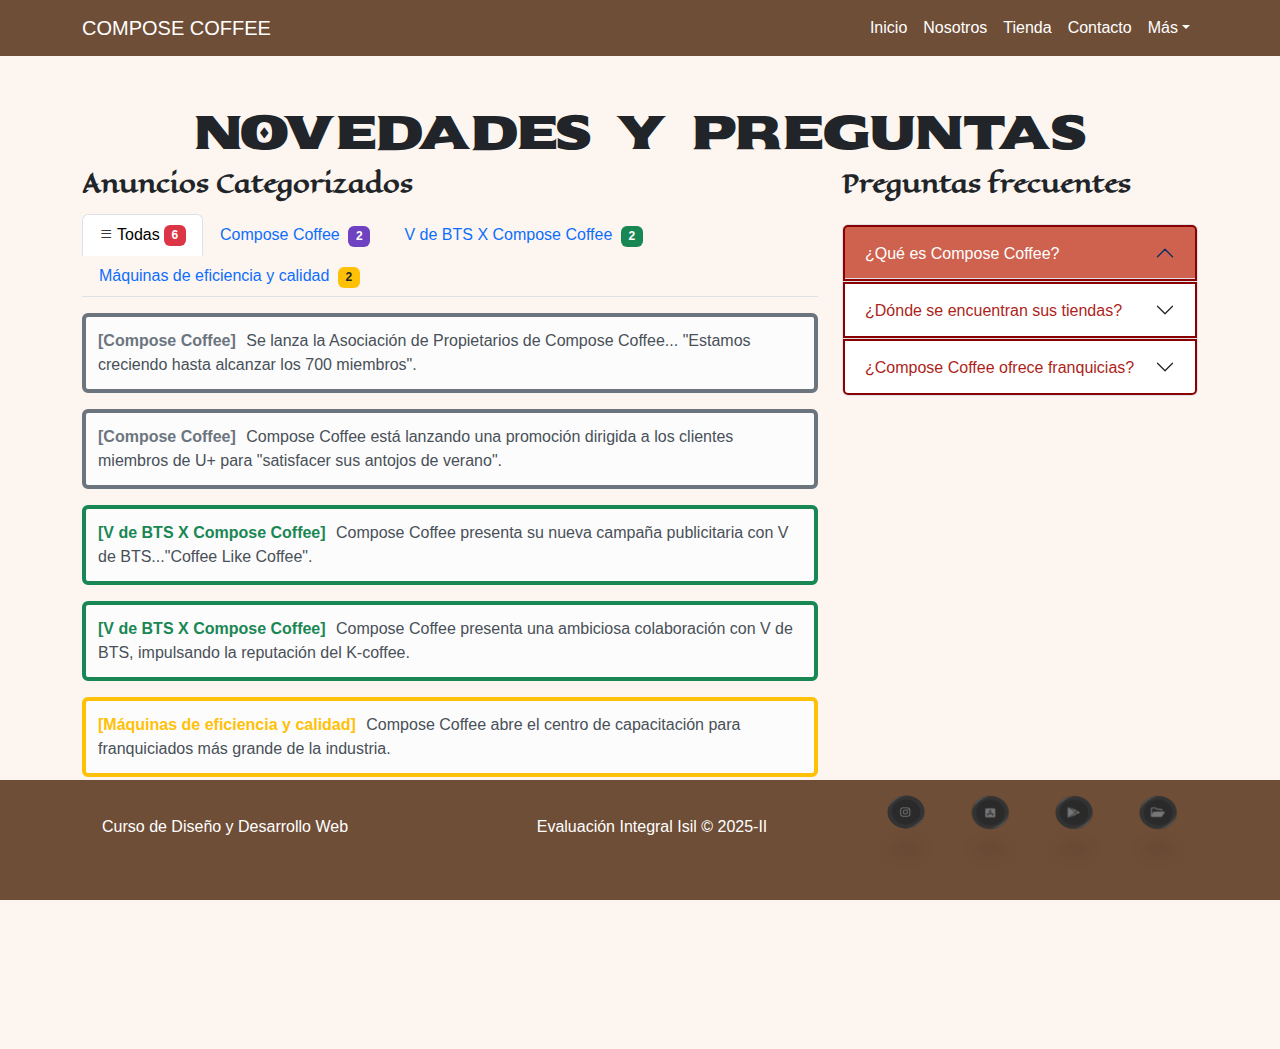
<file: noticias.html>
<!DOCTYPE html>
<html lang="es">
<head>
  <meta charset="UTF-8">
  <title>Noticias | Compose Coffee</title>
  <link rel="stylesheet" href="estilo.css">

  <link href="https://cdn.jsdelivr.net/npm/bootstrap@5.3.2/dist/css/bootstrap.min.css" rel="stylesheet">

  <link href="https://cdn.jsdelivr.net/npm/bootstrap-icons@1.10.5/font/bootstrap-icons.css" rel="stylesheet">
  <link href="https://fonts.googleapis.com/css2?family=Sekuya&display=swap" rel="stylesheet">
  <link href="https://fonts.googleapis.com/css2?family=Eagle+Lake&display=swap" rel="stylesheet">

    <link rel="shortcut icon" href="imagen/790852d50c38093de194f6812c293d68d3bf1ab8b40ef405a391f2add378072b_1719894440052977[1].png" type="image/x-icon">
  <style>
        body {
            background-color: #fdf6f0;
            font-family: 'Segoe UI', Tahoma, Geneva, Verdana, sans-serif;
            overflow-y: auto;
            padding-bottom: 140px; 
        }
        .navbar {
            background-color: #6f4e37;
        }
        .navbar .nav-link,
        .navbar-brand {
            color: #fff !important;
        }

        html, body {
          height: 100%;
        }

        .contenido-principal {
          padding-bottom: 160px;
        }

        .tab-content {
          min-height: 500px;
        }

        .tab-pane {
          overflow: visible;
        }

        footer {
          position: fixed;
          bottom: 0;
          width: 100%;
          height: 120px;
          background-color: #6f4e37;
          color: white;
          padding: 15px 0;
          z-index: 1000;
        }


        .tab-content,
        .tab-pane {
          height: auto;
          overflow: visible;
        }
        #nosotros {
            font-family: "Sekuya", system-ui;
            font-size: xxx-large;
        }

        .accordion-button {
        background-color: white;
        color: #ad1f1a;
        border: 2px solid darkred;
        }

        .accordion-item:first-child .accordion-button.collapsed {
        background-color: #fcaeaa; 
        }

        .accordion-button:not(.collapsed) {
        background-color: #ce624f; 
        color: white;
        }

        #mini1{
          font-family: "Eagle Lake", serif;
          font-weight: bold;
        }

body {
    background-color: #fdf6f0;
    font-family: 'Segoe UI', Tahoma, Geneva, Verdana, sans-serif;
    overflow-y: auto;
    padding-bottom: 160px;
}

.navbar { background-color: #6f4e37; }
.navbar .nav-link, .navbar-brand { color: #fff !important; }

#nosotros { font-family: "Sekuya", system-ui; font-size: 3rem; }
#mini1 { font-family: "Eagle Lake", serif; font-weight: bold; font-size: 1.5rem; }

.tab-content .alert { font-size: 1rem; padding: 0.75rem; }
.tab-content .badge { font-size: 0.85rem; }
.accordion-button { font-size: 1rem; }


.col-md-8, .col-md-4 { flex: 0 0 auto; max-width: 100%; }

footer { position: fixed; bottom: 0; width: 100%; height: 120px; background-color: #6f4e37; color: white; padding: 15px 0; z-index: 1000; }

@media (max-width: 992px) {
    #nosotros { font-size: 2.5rem; }
    #mini1 { font-size: 1.3rem; }
    .tab-content .alert { font-size: 0.95rem; padding: 0.6rem; }
    .tab-content .badge { font-size: 0.8rem; }
    .accordion-button { font-size: 0.95rem; padding: 0.5rem 1rem; }
    .col-md-8, .col-md-4 { flex: 0 0 100%; max-width: 100%; margin-bottom: 1rem; }
}

@media (max-width: 768px) {
    #nosotros { font-size: 2rem; }
    #mini1 { font-size: 1.2rem; }
    .tab-content .alert { font-size: 0.9rem; padding: 0.5rem; }
    .tab-content .badge { font-size: 0.75rem; }
    .accordion-button { font-size: 0.9rem; padding: 0.45rem 0.8rem; }
}

@media (max-width: 576px) {
    #nosotros { font-size: 1.5rem; }
    #mini1 { font-size: 1rem; }
    .tab-content .alert { font-size: 0.85rem; padding: 0.4rem; }
    .tab-content .badge { font-size: 0.7rem; }
    .accordion-button { font-size: 0.85rem; padding: 0.35rem 0.7rem; }
}
  </style>
</head>
<body>
<div class="page-wrapper">
  <nav class="navbar navbar-expand-lg navbar-dark">
      <div class="container">
          <a class="navbar-brand" href="#">COMPOSE COFFEE</a>
          <button class="navbar-toggler" type="button" data-bs-toggle="collapse" data-bs-target="#navbarNavDropdown" aria-controls="navbarNavDropdown" aria-expanded="false" aria-label="Toggle navigation">
              <span class="navbar-toggler-icon"></span>
          </button>
          <div class="collapse navbar-collapse" id="navbarNavDropdown">
              <ul class="navbar-nav ms-auto">
                  <li class="nav-item"><a class="nav-link active" href="index.html">Inicio</a></li>
                  <li class="nav-item"><a class="nav-link" href="nosotros.html">Nosotros</a></li>
                  <li class="nav-item"><a class="nav-link" href="tienda.html">Tienda</a></li>
                  <li class="nav-item"><a class="nav-link" href="contacto.html">Contacto</a></li>
                  <li class="nav-item dropdown">
                      <a class="nav-link dropdown-toggle" href="#" role="button" data-bs-toggle="dropdown" aria-expanded="false">Más</a>
                      <ul class="dropdown-menu">
                          <li><a class="dropdown-item" href="blog.html">Blog</a></li>
                          <li><a class="dropdown-item" href="noticias.html">Noticias</a></li>
                      </ul>
                  </li>
              </ul>
          </div>
      </div>
  </nav>

  <div class="container my-5 contenido-principal">
    <h2 id="nosotros" style="text-align: center;">Novedades y Preguntas</h2>
      <div class="row">
        
        <div class="col-md-8">

          <h4 id="mini1" class="mb-3">Anuncios Categorizados</h4>

          <ul class="nav nav-tabs mb-3" role="tablist">

            <li class="nav-item">
              <button class="nav-link active tab-all d-flex align-items-center gap-1"
                      data-bs-toggle="tab"
                      data-bs-target="#all">

                <i class="bi bi-list"></i>
                Todas <span class="badge bg-danger">6</span>

              </button>

            </li>

            <li class="nav-item">
              <button class="nav-link tab-compose" data-bs-toggle="tab" data-bs-target="#compose">
                Compose Coffee <span class="badge bg-purple ms-1">2</span>
              </button>
            </li>

            <li class="nav-item">
              <button class="nav-link tab-bts" data-bs-toggle="tab" data-bs-target="#bts">
                V de BTS X Compose Coffee <span class="badge bg-success ms-1">2</span>
              </button>
            </li>

            <li class="nav-item">
              <button class="nav-link tab-machines" data-bs-toggle="tab" data-bs-target="#machines">
                Máquinas de eficiencia y calidad <span class="badge bg-warning text-dark ms-1">2</span>
              </button>
            </li>

          </ul>


          <div class="tab-content">

            <div class="tab-pane fade show active" id="all">
              <div class="alert alert-light border-start border-4 border-secondary bg-opacity-25" style="font-size: medium;">
                <span class="tag compose">[Compose Coffee]</span>
                Se lanza la Asociación de Propietarios de Compose Coffee... "Estamos creciendo hasta alcanzar los 700 miembros".
              </div>
              <div class="alert alert-light border-start border-4 border-secondary bg-opacity-25" style="font-size: medium;">
                <span class="tag compose">[Compose Coffee]</span>
                Compose Coffee está lanzando una promoción dirigida a los clientes miembros de U+ para "satisfacer sus antojos de verano".
              </div>
              <div class="alert alert-light border-start border-4 border-success bg-opacity-25" style="font-size: medium;">
                <span class="tag bts">[V de BTS X Compose Coffee]</span>
                Compose Coffee presenta su nueva campaña publicitaria con V de BTS..."Coffee Like Coffee".
              </div>
              <div class="alert alert-light border-start border-4 border-success bg-opacity-25" style="font-size: medium;">
                <span class="tag bts">[V de BTS X Compose Coffee]</span>
                Compose Coffee presenta una ambiciosa colaboración con V de BTS, impulsando la reputación del K-coffee.
              </div>
              <div class="alert alert-light border-start border-4 border-warning bg-opacity-25" style="font-size: medium;">
                <span class="tag machines">[Máquinas de eficiencia y calidad]</span>
                Compose Coffee abre el centro de capacitación para franquiciados más grande de la industria.
              </div>
              <div class="alert alert-light border-start border-4 border-warning bg-opacity-25" style="font-size: medium;">
                <span class="tag machines">[Máquinas de eficiencia y calidad]</span> 
                Compose Coffee amplía la entrega de comida a sus franquiciados a seis veces por semana, mejorando la eficiencia operativa y la calidad.
              </div>
            </div>


            <div class="tab-pane fade" id="compose">
              <div class="alert alert-light border-start border-4 border-secondary bg-opacity-25">
                Se lanza la Asociación de Propietarios de Compose Coffee... "Estamos creciendo hasta alcanzar los 700 miembros".
              </div>
              <div class="alert alert-light border-start border-4 border-secondary bg-opacity-25">
                Compose Coffee está lanzando una promoción dirigida a los clientes miembros de U+ para "satisfacer sus antojos de verano".
              </div>
            </div>


            <div class="tab-pane fade" id="bts">
              <div class="alert alert-light border-start border-4 border-success bg-opacity-25">
                Compose Coffee presenta su nueva campaña publicitaria con V de BTS..."Coffee Like Coffee".
              </div>
              <div class="alert alert-light border-start border-4 border-success bg-opacity-25">
                Compose Coffee presenta una ambiciosa colaboración con V de BTS, impulsando la reputación del K-coffee.
              </div>
            </div>


            <div class="tab-pane fade" id="machines">
              <div class="alert alert-light border-start border-4 border-warning bg-opacity-25">
                Compose Coffee abre el centro de capacitación para franquiciados más grande de la industria.
              </div>
              <div class="alert alert-light border-start border-4 border-warning bg-opacity-25">
                Compose Coffee amplía la entrega de comida a sus franquiciados a seis veces por semana, mejorando la eficiencia operativa y la calidad.
              </div>
            </div>
          </div>
        </div>
    

        <div class="col-md-4">

          <h5 id="mini1" class="mb-3">Preguntas frecuentes</h5>

          <div class="accordion" id="faqAccordion">

            <div class="accordion-item">
              <h2 class="accordion-header">
                <button class="accordion-button" type="button"
                        data-bs-toggle="collapse"
                        data-bs-target="#faq1">
                  ¿Qué es Compose Coffee?
                </button>
              </h2>
              <div id="faq1" class="accordion-collapse collapse"
                  data-bs-parent="#faqAccordion">
                <div class="accordion-body">
                  Compose Coffee es una marca especializada en café coreano
                  con más de 700 tiendas y presencia internacional.
                </div>
              </div>
            </div>

            <div class="accordion-item">
              <h2 class="accordion-header">
                <button class="accordion-button collapsed" type="button"
                        data-bs-toggle="collapse"
                        data-bs-target="#faq2">
                  ¿Dónde se encuentran sus tiendas?
                </button>
              </h2>
              <div id="faq2" class="accordion-collapse collapse"
                  data-bs-parent="#faqAccordion">
                <div class="accordion-body">
                  Compose Coffee cuenta con más de 700 locales distribuidos
                  a nivel nacional e internacional.
                </div>
              </div>
            </div>

            <div class="accordion-item">
              <h2 class="accordion-header">
                <button class="accordion-button collapsed" type="button"
                        data-bs-toggle="collapse"
                        data-bs-target="#faq3">
                  ¿Compose Coffee ofrece franquicias?
                </button>
              </h2>
              <div id="faq3" class="accordion-collapse collapse"
                  data-bs-parent="#faqAccordion">
                <div class="accordion-body">
                  Sí, Compose Coffee ofrece oportunidades de franquicia y
                  capacitación especializada para nuevos socios.
                </div>
              </div>
            </div>
          </div>
        </div>
      </div>
  </div>

</div>

<footer>
        <div class="container footer-flex">

            <p class="texto-izquierda">
                Curso de Diseño y Desarrollo Web
            </p>

            <p class="texto-centro">
                Evaluación Integral Isil © 2025-II
            </p>

            <div id="iconos">
                <a href="https://www.instagram.com/compose_coffee/"><img src="imagen/icon1.png" alt="icon1"></a>
                <a href="https://apps.apple.com/kr/app/%EC%BB%B4%ED%8F%AC%EC%A6%88%EC%BB%A4%ED%94%BC/id6742086811"><img src="imagen/icon2.png" alt="icon2"></a>
                <a href="https://play.google.com/store/apps/details?id=ci.dvn.composecoffee.app"><img src="imagen/icon3.png" alt="icon3"></a>
                <a href="https://composecoffee.synology.me:3334/#/signin"><img src="imagen/icon4.png" alt="icon4"></a>
            </div>

        </div>
    </footer>

    <script src="https://cdn.jsdelivr.net/npm/bootstrap@5.3.8/dist/js/bootstrap.bundle.min.js"></script>

</body>
</html>
</file>
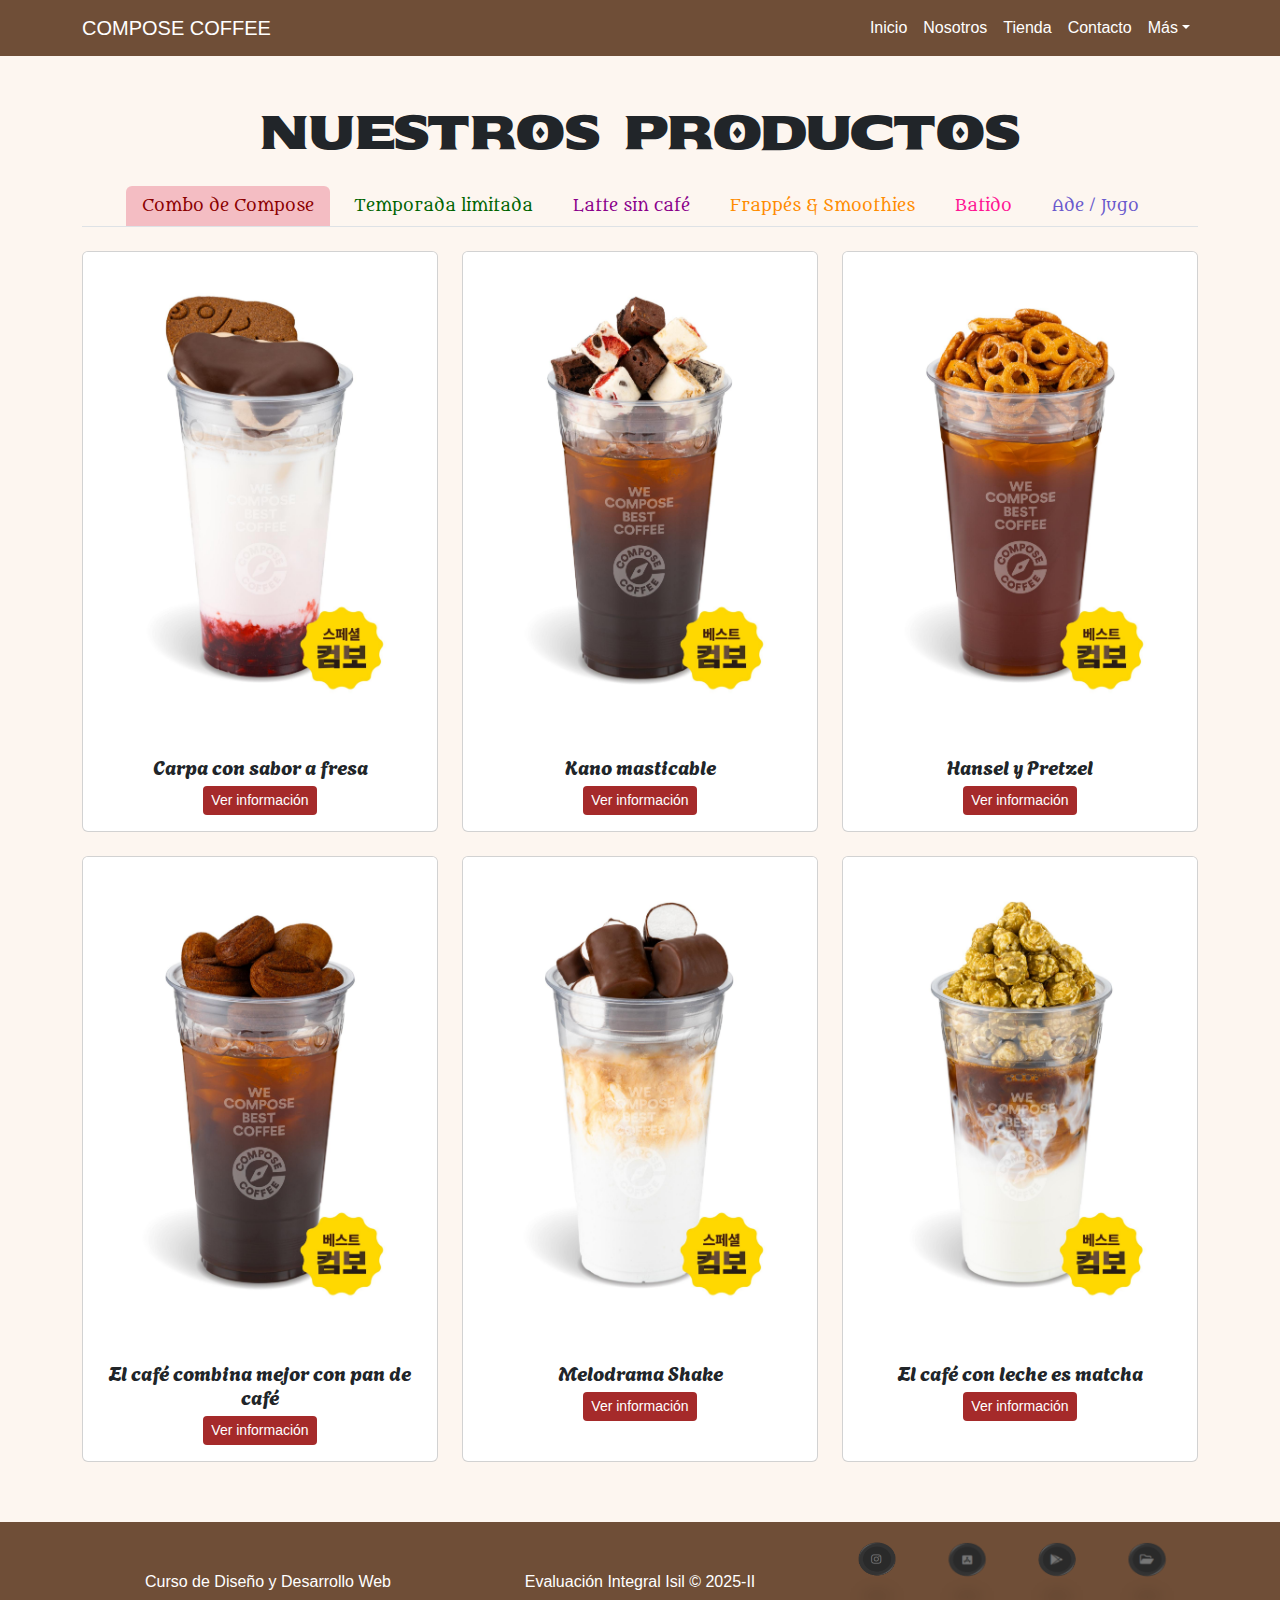
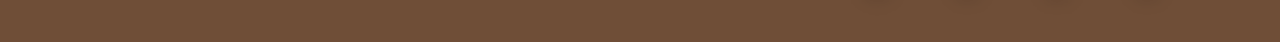
<file: tienda.html>
<!DOCTYPE html>
<html lang="en">
<head>
    <meta charset="UTF-8">
    <meta name="viewport" content="width=device-width, initial-scale=1.0">
    <title>Tienda | Compose Coffee</title>
    <link rel="stylesheet" href="estilo.css">
    <!-- Bootstrap CSS -->
    <link href="https://cdn.jsdelivr.net/npm/bootstrap@5.3.2/dist/css/bootstrap.min.css" rel="stylesheet">
    <!-- Bootstrap Icons -->
    <link href="https://cdn.jsdelivr.net/npm/bootstrap-icons@1.10.5/font/bootstrap-icons.css" rel="stylesheet">
    <link href="https://fonts.googleapis.com/css2?family=Sekuya&display=swap" rel="stylesheet">
    <link href="https://fonts.googleapis.com/css2?family=Agbalumo&display=swap" rel="stylesheet">
    <link href="https://fonts.googleapis.com/css2?family=Metamorphous&display=swap" rel="stylesheet">
    
    <!-- Favicon -->
    <link rel="shortcut icon" href="imagen/790852d50c38093de194f6812c293d68d3bf1ab8b40ef405a391f2add378072b_1719894440052977[1].png" type="image/x-icon"><style>
        body {
            background-color: #fdf6f0;
            font-family: 'Segoe UI', Tahoma, Geneva, Verdana, sans-serif;
        }
        .navbar {
            background-color: #6f4e37;
        }
        .navbar .nav-link,
        .navbar-brand {
            color: #fff !important;
        }
        /* Encabezados centrados */
        h2 {
            text-align: center;
            margin-top: 40px;
            margin-bottom: 20px;
        }
        #nosotros {
            font-family: "Sekuya", system-ui;
            font-size: xxx-large;
        }
        h5{
            font-family: "Agbalumo", system-ui;
        }
        #nombres{
            font-family: "Metamorphous", serif;
        }

        /* Pantallas medianas */
        @media (max-width: 992px) {
        .footer-flex {
            flex-direction: column;
            text-align: center;
            gap: 10px;
        }

        .texto-centro {
            margin-left: 0;
        }

        #iconos img {
            width: 60px;
            height: 60px;
        }

        .coffee-title {
            font-size: 0.9rem;
            padding: 12px;
        }

        .info-overlay {
            padding: 10px;
            font-size: 0.8rem;
        }

        .card-body {
            padding: 8px;
        }
        }

        /* Pantallas pequeñas */
        @media (max-width: 768px) {
        #iconos img {
            width: 50px;
            height: 50px;
        }

        .coffee-title {
            font-size: 0.85rem;
            padding: 10px;
        }

        .info-overlay h4 {
            font-size: 0.75rem;
        }

        .info-overlay p {
            font-size: 0.7rem;
        }

        .card-body h5 {
            font-size: 0.85rem;
        }
        }

        /* Pantallas muy pequeñas (celulares) */
        @media (max-width: 576px) {
        .footer-flex {
            gap: 8px;
        }

        #iconos img {
            width: 40px;
            height: 40px;
        }

        .coffee-title {
            font-size: 0.8rem;
            padding: 8px;
        }

        .info-overlay h4 {
            font-size: 0.7rem;
        }

        .info-overlay p {
            font-size: 0.65rem;
        }

        .card-body h5 {
            font-size: 0.8rem;
        }
        }

        #nosotros {
            font-family: "Sekuya", system-ui;
            font-size: 3rem; /* tamaño base */
            text-align: center;
            margin-bottom: 30px;
        }

        /* Ajustes responsive */
        @media (max-width: 992px) {
            #nosotros {
                font-size: 2.5rem;
            }
        }

        @media (max-width: 768px) {
            #nosotros {
                font-size: 2rem;
            }
        }

        @media (max-width: 576px) {
            #nosotros {
                font-size: 1.5rem;
            }
        }



    .texto-izquierda, .texto-centro {
        flex: 1 1 100%;
        text-align: center;
        margin: 5px 0;
    }

    #iconos {
        display: flex;
        justify-content: center;
        gap: 10px;
        flex: 1 1 100%;
    }


    #iconos img:hover {
        filter: brightness(1.3);
    }

        

    </style>
</head>
<body>
    <!-- Navbar -->
    <nav class="navbar navbar-expand-lg navbar-dark">
        <div class="container">
            <a class="navbar-brand" href="#">COMPOSE COFFEE</a>
            <button class="navbar-toggler" type="button" data-bs-toggle="collapse" data-bs-target="#navbarNavDropdown" aria-controls="navbarNavDropdown" aria-expanded="false" aria-label="Toggle navigation">
                <span class="navbar-toggler-icon"></span>
            </button>
            <div class="collapse navbar-collapse" id="navbarNavDropdown">
                <ul class="navbar-nav ms-auto">
                    <li class="nav-item"><a class="nav-link active" href="index.html">Inicio</a></li>
                    <li class="nav-item"><a class="nav-link" href="nosotros.html">Nosotros</a></li>
                    <li class="nav-item"><a class="nav-link" href="tienda.html">Tienda</a></li>
                    <li class="nav-item"><a class="nav-link" href="contacto.html">Contacto</a></li>
                    <li class="nav-item dropdown">
                        <a class="nav-link dropdown-toggle" href="#" role="button" data-bs-toggle="dropdown" aria-expanded="false">Más</a>
                        <ul class="dropdown-menu">
                            <li><a class="dropdown-item" href="blog.html">Blog</a></li>
                            <li><a class="dropdown-item" href="noticias.html">Noticias</a></li>
                        </ul>
                    </li>
                </ul>
            </div>
        </div>
    </nav>

    <div class="container mt-5">

        <h2 id="nosotros" class="text-center mb-4 tabs-custom">Nuestros Productos</h2>

        <ul class="nav nav-tabs justify-content-center mb-4 tabs-custom" role="tablist">

            <li class="nav-item">
                <a id="nombres" class="nav-link tab-combo active" data-bs-toggle="tab" href="#combo">
                    Combo de Compose
                </a>
            </li>

            <li class="nav-item">
                <a id="nombres" class="nav-link tab-temporada" data-bs-toggle="tab" href="#temporada">
                    Temporada limitada
                </a>
            </li>

            <li class="nav-item">
                <a id="nombres" class="nav-link tab-latte" data-bs-toggle="tab" href="#latte">
                    Latte sin café
                </a>
            </li>

            <li class="nav-item">
                <a id="nombres" class="nav-link tab-frappe" data-bs-toggle="tab" href="#frappe">
                    Frappés & Smoothies
                </a>
            </li>

            <li class="nav-item">
                <a id="nombres" class="nav-link tab-batido" data-bs-toggle="tab" href="#batido">
                    Batido
                </a>
            </li>

            <li class="nav-item">
                <a id="nombres" class="nav-link tab-jugos" data-bs-toggle="tab" href="#jugos">
                    Ade / Jugo
                </a>
            </li>

        </ul>


        <div class="tab-content">

             <div class="tab-pane fade show active" id="combo">
                <div class="row g-4">

                    <!-- CARD 1 -->
                    <div class="col-md-4">
                        <div class="card h-100 text-center card-info">
                            <div class="img-wrapper">
                                <img src="imagen/combo1.jpg" class="card-img-top" alt="">
                            
                                <!-- OVERLAY -->
                                <div class="info-overlay">
                                    <h4 style="font-size: small;">Carpa con sabor a fresa</h4>
                                    <p style="font-size: x-small;"> ⚬ Composición: Strawberry Latte + Brown Bungeo Dickman's <br>
                                        ⚬ Capacidad: Bebida (591 ml) + Topping (65 g) <br>
                                        ⚬ Calorías (kcal): 725.00 <br>
                                        ⚬ Sodio (mg): 178,26 <br>
                                        ⚬ Carbohidratos (g): 107,02 <br>
                                        ⚬ Azúcar (g): 78,59 <br>
                                        ⚬ Grasas (g): 27,60 <br>
                                        ⚬ Grasas saturadas (g): 20,22 <br>
                                        ⚬ Proteínas (g): 9,18</p>
                                    <button class="btn btn-sm btn-dark cerrar-info">Cerrar</button>
                                </div>
                            </div>

                            <div class="card-body">
                                <h5 class="card-title">Carpa con sabor a fresa</h5>
                                <a style="background-color: brown; border: brown;" href="#" class="btn btn-primary btn-sm ver-info">Ver información</a>
                            </div>
                        </div>
                    </div>

                    <!-- CARD 2 -->
                    <div class="col-md-4">
                        <div class="card h-100 text-center card-info">
                            <div class="img-wrapper">
                                <img src="imagen/combo2.jpg" class="card-img-top">
                            
                                <!-- OVERLAY -->
                                <div class="info-overlay">
                                    <h4 style="font-size: small;">Kano masticable</h4>
                                    <p style="font-size: x-small;"> ⚬ Composición: Americano helado + Galleta masticable <br>
                                        ⚬ Capacidad: Bebida (591 ml) + Topping (80 g) <br>
                                        ⚬ Cafeína - 2 dosis: 156 mg/45 ml <br>
                                        ⋆ Alto contenido de cafeína <br>
                                        ⚬ Calorías (kcal): 345 <br>
                                        ⚬ Sodio (mg): 127,50 <br>
                                        ⚬ Carbohidratos (g): 62.00 <br>
                                        ⚬ Azúcar (g): 39,00 <br>
                                        ⚬ Grasas (g): 9,00 <br>
                                        ⚬ Grasas saturadas (g): 5,00 <br>
                                        ⚬ Proteínas (g): 3,00</p>
                                    <button class="btn btn-sm btn-dark cerrar-info">Cerrar</button>
                                </div>
                            </div>

                            <div class="card-body">
                                <h5 class="card-title">Kano masticable</h5>
                                <a style="background-color: brown; border: brown;" href="#" class="btn btn-primary btn-sm ver-info">Ver información</a>
                            </div>
                        </div>
                    </div>

                    <!-- CARD 3 -->
                    <div class="col-md-4">
                        <div class="card h-100 text-center card-info">
                            <div class="img-wrapper">
                                <img src="imagen/combo3.jpg" class="card-img-top">
                            
                                <!-- OVERLAY -->
                                <div class="info-overlay">
                                    <h4 style="font-size: small;">Hanzel y Pretzel</h4>
                                    <p style="font-size: x-small;"> ⚬ Ingredientes: Té helado + mini pretzels <br>
                                        ⚬ Capacidad: Bebida (591 ml) + Topping (50 g) <br>
                                        ⚬ Cafeína (mg): 20,00 <br>
                                        ⚬ Calorías (kcal): 446.00 <br>
                                        ⚬ Sodio (mg): 518.00 <br>
                                        ⚬ Carbohidratos (g): 82,50 <br>
                                        ⚬ Azúcar (g): 50,50 <br>
                                        ⚬ Grasas (g): 11,00 <br>
                                        ⚬ Grasas saturadas (g): 5,00 <br>
                                        ⚬ Proteínas (g): 4,00</p>
                                    <button class="btn btn-sm btn-dark cerrar-info">Cerrar</button>
                                </div>
                            </div>

                            <div class="card-body">
                                <h5 class="card-title">Hansel y Pretzel</h5>
                                <a style="background-color: brown; border: brown;" href="#" class="btn btn-primary btn-sm ver-info">Ver información</a>
                            </div>
                        </div>
                    </div>

                    <!-- CARD 4 -->
                    <div class="col-md-4">
                        <div class="card h-100 text-center card-info">
                            <div class="img-wrapper">
                                <img src="imagen/combo4.jpg" class="card-img-top">

                                <!-- OVERLAY -->
                                <div class="info-overlay">
                                    <h4 style="font-size: small;">El café combina mejor con pan de café.</h4>
                                    <p style="font-size: x-small;"> ⚬ Composición: Americano helado + Pan de grano de café <br>
                                        ⚬ Capacidad: Bebida (591 ml) + Topping (100 g) <br>
                                        ⚬ Cafeína - 2 dosis: 156 mg/45 ml <br>
                                        ⋆ Alto contenido de cafeína <br>
                                        ⚬ Calorías (kcal): 406.00 <br>
                                        ⚬ Sodio (mg): 397,50 <br>
                                        ⚬ Carbohidratos (g): 61,50 <br>
                                        ⚬ Azúcar (g): 27,50 <br>
                                        ⚬ Grasas (g): 14,25 <br>
                                        ⚬ Grasas saturadas (g): 4,50 <br>
                                        ⚬ Proteínas (g): 7,25</p>
                                    <button class="btn btn-sm btn-dark cerrar-info">Cerrar</button>
                                </div>
                            </div>

                            <div class="card-body">
                                <h5 class="card-title">El café combina mejor con pan de café</h5>
                                <a style="background-color: brown; border: brown;" href="#" class="btn btn-primary btn-sm ver-info">Ver información</a>
                            </div>
                        </div>
                    </div>

                    <!-- CARD 5 -->
                    <div class="col-md-4">
                        <div class="card h-100 text-center card-info">
                            <div class="img-wrapper">
                                <img src="imagen/combo5.jpg" class="card-img-top">

                                <!-- OVERLAY -->
                                <div class="info-overlay">
                                    <h4 style="font-size: small;">Melodrama Shake</h4>
                                    <p style="font-size: x-small;"> ⚬ Composición: Batido de café + malvavisco de chocolate <br>
                                        ⚬ Capacidad: Bebida (591 ml) + Aderezo (10,5 g) <br>
                                        ⚬ Cafeína - 2 dosis: 156 mg/45 ml <br>
                                        ⋆ Alto contenido de cafeína <br>
                                        ⚬ Calorías (kcal): 610 <br>
                                        ⚬ Sodio (mg): 336,55 <br>
                                        ⚬ Carbohidratos (g): 82.00 <br>
                                        ⚬ Azúcar (g): 57,70 <br>
                                        ⚬ Grasas (g): 57,70 <br>
                                        ⚬ Grasas saturadas (g): 21,16 <br>
                                        ⚬ Proteínas (g): 6,80</p>
                                    <button class="btn btn-sm btn-dark cerrar-info">Cerrar</button>
                                </div>
                            </div>

                            <div class="card-body">
                                <h5 class="card-title">Melodrama Shake</h5>
                                <a style="background-color: brown; border: brown;" href="#" class="btn btn-primary btn-sm ver-info">Ver información</a>
                            </div>
                        </div>
                    </div>

                    <!-- CARD 6 -->
                    <div class="col-md-4">
                        <div class="card h-100 text-center card-info">
                            <div class="img-wrapper">
                                <img src="imagen/combo6.jpg" class="card-img-top">

                                <!-- OVERLAY -->
                                <div class="info-overlay">
                                    <h4 style="font-size: small;">El café con leche es matcha</h4>
                                    <p style="font-size: x-small;"> ⚬ Composición: Café Latte Helado + Palomitas de Maíz Matcha <br>
                                        ⚬ Capacidad: Bebida (591 ml) + Aderezo (38 g) <br>
                                        ⚬ Cafeína - 2 dosis: 208 mg <br>
                                        ⋆ Alto contenido de cafeína <br>
                                        ⚬ Calorías (kcal): 345.00 <br>
                                        ⚬ Sodio (mg): 257,50 <br>
                                        ⚬ Carbohidratos (g): 41.00 <br>
                                        ⚬ Azúcar (g): 26,00 <br>
                                        ⚬ Grasas (g): 16,00 <br>
                                        ⚬ Grasas saturadas (g): 9,60 <br>
                                        ⚬ Proteínas (g): 7,00</p>
                                    <button class="btn btn-sm btn-dark cerrar-info">Cerrar</button>
                                </div>
                            </div>

                            <div class="card-body">
                                <h5 class="card-title">El café con leche es matcha</h5>
                                <a style="background-color: brown; border: brown;" href="#" class="btn btn-primary btn-sm ver-info">Ver información</a>
                            </div>
                        </div>
                    </div>

                </div>
            </div>
            <div class="tab-pane fade" id="temporada">
                <div class="row g-4">

                    <!-- CARD 1 -->
                    <div class="col-md-4">
                        <div class="card h-100 text-center card-info">
                            <div class="img-wrapper">
                                <img src="imagen/temporada1.jpg" class="card-img-top">

                                <!-- OVERLAY -->
                                <div class="info-overlay">
                                    <h4 style="font-size: small;">Batido de yogur de chocolate</h4>
                                    <p style="font-size: x-small;"> ⚬ Capacidad: 591.00 <br>
                                        ⚬ Calorías (kcal): 528,87 <br>
                                        ⚬ Sodio (mg): 152,43 <br>
                                        ⚬ Carbohidratos (g): 274,91 <br>
                                        ⚬ Azúcar (g): 64,73 <br>
                                        ⚬ Grasas (g): 30,62 <br>
                                        ⚬ Grasas saturadas (g): 17,51 <br>
                                        ⚬ Proteínas (g): 7,19</p>
                                    <button class="btn btn-sm btn-dark cerrar-info">Cerrar</button>
                                </div>
                            </div>

                            <div class="card-body">
                                <h5 class="card-title">Batido de yogurt de chocolate</h5>
                                <a style="background-color: brown; border: brown;" href="#" class="btn btn-primary btn-sm ver-info">Ver información</a>
                            </div>
                        </div>
                    </div>

                    <!-- CARD 2 -->
                    <div class="col-md-4">
                        <div class="card h-100 text-center card-info">
                            <div class="img-wrapper">
                                <img src="imagen/temporada2.jpg" class="card-img-top">

                                <!-- OVERLAY -->
                                <div class="info-overlay">
                                    <h4 style="font-size: small;">Té de ciruela ICE</h4>
                                    <p style="font-size: x-small;"> ⚬ Capacidad: 591.00 <br>
                                        ⚬ Calorías (kcal): 242,26 <br>
                                        ⚬ Sodio (mg): 26,05 <br>
                                        ⚬ Carbohidratos (g): 59,84 <br>
                                        ⚬ Azúcar (g): 44,18 <br>
                                        ⚬ Grasas (g): 0,18 <br>
                                        ⚬ Grasas saturadas (g): 0,01 <br>
                                        ⚬ Proteínas (g): 0,31</p>
                                    <button class="btn btn-sm btn-dark cerrar-info">Cerrar</button>
                                </div>
                            </div>

                            <div class="card-body">
                                <h5 class="card-title">Té de ciruela ICE</h5>
                                <a style="background-color: brown; border: brown;" href="#" class="btn btn-primary btn-sm ver-info">Ver información</a>
                            </div>
                        </div>
                    </div>

                    <!-- CARD 3 -->
                    <div class="col-md-4">
                        <div class="card h-100 text-center card-info">
                            <div class="img-wrapper">
                                <img src="imagen/temporada3.jpg" class="card-img-top">

                                <!-- OVERLAY -->
                                <div class="info-overlay">
                                    <h4 style="font-size: small;">Latte de chocolate crudo nocturno ICE Buyeo</h4>
                                    <p style="font-size: x-small;"> ⚬ Capacidad: 591.00 <br>
                                        ⚬ Cafeína (mg): 1,83 <br>
                                        ⚬ Calorías (kcal): 691,56 <br>
                                        ⚬ Sodio (mg): 218,16 <br>
                                        ⚬ Carbohidratos (g): 79,15 <br>
                                        ⚬ Azúcar (g): 56,07 <br>
                                        ⚬ Grasas (g): 38,62 <br>
                                        ⚬ Grasas saturadas (g): 30,90 <br>
                                        ⚬ Proteínas (g): 6,33</p>
                                    <button class="btn btn-sm btn-dark cerrar-info">Cerrar</button>
                                </div>
                            </div>

                            <div class="card-body">
                                <h5 class="card-title">Latte de chocolate crudo nocturno ICE Buyeo</h5>
                                <a style="background-color: brown; border: brown;" href="#" class="btn btn-primary btn-sm ver-info">Ver información</a>
                            </div>
                        </div>
                    </div>

                    <!-- CARD 4 -->
                    <div class="col-md-4">
                        <div class="card h-100 text-center card-info">
                            <div class="img-wrapper">
                                <img src="imagen/temporada4.jpg" class="card-img-top">

                                <!-- OVERLAY -->
                                <div class="info-overlay">
                                    <h4 style="font-size: small;">ICE Ricci Allegro</h4>
                                    <p style="font-size: x-small;"> ⚬ Capacidad: 591.00 <br>
                                        ⚬ Calorías (kcal): 142.00 <br>
                                        ⚬ Sodio (mg): 16,90 <br>
                                        ⚬ Carbohidratos (g): 35,20 <br>
                                        ⚬ Azúcar (g): 29,50 <br>
                                        ⚬ Grasas (g): 0,10 <br>
                                        ⚬ Grasas saturadas (g): 0,00 <br>
                                        ⚬ Proteínas (g): 0,10</p>
                                    <button class="btn btn-sm btn-dark cerrar-info">Cerrar</button>
                                </div>
                            </div>

                            <div class="card-body">
                                <h5 class="card-title">ICE Ricci Allegro</h5>
                                <a style="background-color: brown; border: brown;" href="#" class="btn btn-primary btn-sm ver-info">Ver información</a>
                            </div>
                        </div>
                    </div>

                    <!-- CARD 5 -->
                    <div class="col-md-4">
                        <div class="card h-100 text-center card-info">
                            <div class="img-wrapper">
                                <img src="imagen/temporada5.jpg" class="card-img-top">

                                <!-- OVERLAY -->
                                <div class="info-overlay">
                                    <h4 style="font-size: small;">ICE Yuzastaccato</h4>
                                    <p style="font-size: x-small;"> ⚬ Capacidad: 591 ml (20 oz) <br>
                                        ⚬ Calorías (kcal): 333,20 <br>
                                        ⚬ Sodio (mg): 66,40 <br>
                                        ⚬ Carbohidratos (g): 82,60 <br>
                                        ⚬ Azúcar (g): 78,90 <br>
                                        ⚬ Grasas (g): 0,30 <br>
                                        ⚬ Grasas saturadas (g): 0,10 <br>
                                        ⚬ Proteínas (g): 0,50</p>
                                    <button class="btn btn-sm btn-dark cerrar-info">Cerrar</button>
                                </div>
                            </div>

                            <div class="card-body">
                                <h5 class="card-title">ICE Yuzastaccato</h5>
                                <a style="background-color: brown; border: brown;" href="#" class="btn btn-primary btn-sm ver-info">Ver información</a>
                            </div>
                        </div>
                    </div>

                    <!-- CARD 6 -->
                    <div class="col-md-4">
                        <div class="card h-100 text-center card-info">
                            <div class="img-wrapper">
                                <img src="imagen/temporada6.jpg" class="card-img-top">

                                <!-- OVERLAY -->
                                <div class="info-overlay">
                                    <h4 style="font-size: small;">ICE Dolce Serenata</h4>
                                    <p style="font-size: x-small;"> ⚬ Capacidad: 591 ml (20 oz) <br>
                                        ⚬ Cafeína (mg): 156 <br>
                                        ⚬ Calorías (kcal): 602,6 <br>
                                        ⚬ Sodio (mg): 219,9 <br>
                                        ⚬ Carbohidratos (g): 111,20 <br>
                                        ⚬ Azúcar (g): 51,00 <br>
                                        ⚬ Grasas (g): 11,40 <br>
                                        ⚬ Grasas saturadas (g): 9,40 <br>
                                        ⚬ Proteínas (g): 4,20</p> 
                                    <button class="btn btn-sm btn-dark cerrar-info">Cerrar</button>
                                </div>
                            </div>
                                
                            <div class="card-body">
                                <h5 class="card-title">ICE Dolce Serenata</h5>
                                <a style="background-color: brown; border: brown;" href="#" class="btn btn-primary btn-sm ver-info">Ver información</a>
                            </div>
                        </div>
                    </div>

                </div>
            </div>
            <div class="tab-pane fade" id="latte">
                <div class="row g-4">

                    <!-- CARD 1 -->
                    <div class="col-md-4">
                        <div class="card h-100 text-center card-info">
                            <div class="img-wrapper">
                                <img src="imagen/latte1.jpg" class="card-img-top">

                                <!-- OVERLAY -->
                                <div class="info-overlay">
                                    <h4 style="font-size: small;">Latte de chocolate crudo y fresa</h4>
                                    <p style="font-size: x-small;"> ⚬ Capacidad: 591 ml (20 oz) <br>
                                        ⚬ Calorías (kcal): 598,3 <br>
                                        ⚬ Sodio (mg): 143,4 <br>
                                        ⚬ Carbohidratos (g): 63,4 <br>
                                        ⚬ Azúcar (g): 57,9 <br>
                                        ⚬ Grasas (g): 34,7 <br>
                                        ⚬ Grasas saturadas (g): 25,6 <br>
                                        ⚬ Proteínas (g): 7,5</p>
                                    <button class="btn btn-sm btn-dark cerrar-info">Cerrar</button>
                                </div>
                            </div>

                            <div class="card-body">
                                <h5 class="card-title">Latte de chocolate crudo y fresa</h5>
                                <a style="background-color: brown; border: brown;" href="#" class="btn btn-primary btn-sm ver-info">Ver información</a>
                            </div>
                        </div>
                    </div>

                    <!-- CARD 2 -->
                    <div class="col-md-4">
                        <div class="card h-100 text-center card-info">
                            <div class="img-wrapper">
                                <img src="imagen/latte2.jpg" class="card-img-top">

                                <!-- OVERLAY -->
                                <div class="info-overlay">
                                    <h4 style="font-size: small;">Latte de chocolate crudo</h4>
                                    <p style="font-size: x-small;"> ⚬ Capacidad: 591 ml (20 oz) <br>
                                        ⚬ Calorías (kcal): 518,7 <br>
                                        ⚬ Sodio (mg): 152,8 <br>
                                        ⚬ Carbohidratos (g): 79.0 <br>
                                        ⚬ Azúcar (g): 37,2 <br>
                                        ⚬ Grasas (g): 31,2 <br>
                                        ⚬ Grasas saturadas (g): 25,1 <br>
                                        ⚬ Proteínas (g): 8,4</p>
                                    <button class="btn btn-sm btn-dark cerrar-info">Cerrar</button>
                                </div>
                            </div>

                            <div class="card-body">
                                <h5 class="card-title">Latte de chocolate crudo</h5>
                                <a style="background-color: brown; border: brown;" href="#" class="btn btn-primary btn-sm ver-info">Ver información</a>
                            </div>
                        </div>
                    </div>

                    <!-- CARD 3 -->
                    <div class="col-md-4">
                        <div class="card h-100 text-center card-info">
                            <div class="img-wrapper">
                                <img src="imagen/latte3.jpg" class="card-img-top">

                                <!-- OVERLAY -->
                                <div class="info-overlay">
                                    <h4 style="font-size: small;">Latte de doble chocolate ICE</h4>
                                    <p style="font-size: x-small;"> ⚬ Capacidad: 591 ml (20 oz) <br>
                                        ⚬ Calorías (kcal): 399,2 <br>
                                        ⚬ Sodio (mg): 163,4 <br>
                                        ⚬ Carbohidratos (g): 47,2 <br>
                                        ⚬ Azúcar (g): 34,6 <br>
                                        ⚬ Grasas (g): 18,3 <br>
                                        ⚬ Grasas saturadas (g): 15,1 <br>
                                        ⚬ Proteínas (g): 8</p>
                                    <button class="btn btn-sm btn-dark cerrar-info">Cerrar</button>
                                </div>
                            </div>

                            <div class="card-body">
                                <h5 class="card-title">Latte de doble chocolate ICE</h5>
                                <a style="background-color: brown; border: brown;" href="#" class="btn btn-primary btn-sm ver-info">Ver información</a>
                            </div>
                        </div>
                    </div>

                    <!-- CARD 4 -->
                    <div class="col-md-4">
                        <div class="card h-100 text-center card-info">
                            <div class="img-wrapper">
                                <img src="imagen/latte4.jpg" class="card-img-top">

                                <!-- OVERLAY -->
                                <div class="info-overlay">
                                    <h4 style="font-size: small;">Latte de chocolate doble CALIENTE</h4>
                                    <p style="font-size: x-small;"> ⚬ Capacidad: 591 ml (20 oz) <br>
                                        ⚬ Calorías (kcal): 388 <br>
                                        ⚬ Sodio (mg): 174,1 <br>
                                        ⚬ Carbohidratos (g): 52,8 <br>
                                        ⚬ Azúcar (g): 38,9 <br>
                                        ⚬ Grasas (g): 19,1 <br>
                                        ⚬ Grasas saturadas (g): 15,7 <br>
                                        ⚬ Proteínas (g): 8,7</p>
                                    <button class="btn btn-sm btn-dark cerrar-info">Cerrar</button>
                                </div>
                            </div>

                            <div class="card-body">
                                <h5 class="card-title">Latte de chocolate doble CALIENTE</h5>
                                <a style="background-color: brown; border: brown;" href="#" class="btn btn-primary btn-sm ver-info">Ver información</a>
                            </div>
                        </div>
                    </div>

                    <!-- CARD 5 -->
                    <div class="col-md-4">
                        <div class="card h-100 text-center card-info">
                            <div class="img-wrapper">
                                <img src="imagen/latte5.jpg" class="card-img-top">

                                <!-- OVERLAY -->
                                <div class="info-overlay">
                                    <h4 style="font-size: small;">Latte de batata ICE</h4>
                                    <p style="font-size: x-small;"> ⚬ Capacidad: 591 ml (20 oz) <br>
                                        ⚬ Calorías (kcal): 363 <br>
                                        ⚬ Sodio (mg): 110 <br>
                                        ⚬ Carbohidratos (g): 63 <br>
                                        ⚬ Azúcar (g): 37 <br>
                                        ⚬ Grasas (g): 8,9 <br>
                                        ⚬ Grasas saturadas (g): 6 <br>
                                        ⚬ Proteínas (g): 7</p>
                                    <button class="btn btn-sm btn-dark cerrar-info">Cerrar</button>
                                </div>
                            </div>

                            <div class="card-body">
                                <h5 class="card-title">Latte de batata ICE</h5>
                                <a style="background-color: brown; border: brown;" href="#" class="btn btn-primary btn-sm ver-info">Ver información</a>
                            </div>
                        </div>
                    </div>

                    <!-- CARD 6 -->
                    <div class="col-md-4">
                        <div class="card h-100 text-center card-info">
                            <div class="img-wrapper">
                                <img src="imagen/latte6.jpg" class="card-img-top">

                                <!-- OVERLAY -->
                                <div class="info-overlay">
                                    <h4 style="font-size: small;">Leche con azúcar morena (leche)</h4>
                                    <p style="font-size: x-small;"> ⚬ Capacidad: 591 ml (20 oz) <br>
                                        ⚬ Calorías (kcal): 371 <br>
                                        ⚬ Sodio (mg): 141,2 <br>
                                        ⚬ Carbohidratos (g): 48,5 <br>
                                        ⚬ Azúcar (g): 44,9 <br>
                                        ⚬ Grasas (g): 10 <br>
                                        ⚬ Grasas saturadas (g): 6,75 <br>
                                        ⚬ Proteínas (g): 7,5</p>
                                    <button class="btn btn-sm btn-dark cerrar-info">Cerrar</button>
                                </div>
                            </div>

                            <div class="card-body">
                                <h5 class="card-title">Leche con azúcar morena (leche)</h5>
                                <a style="background-color: brown; border: brown;" href="#" class="btn btn-primary btn-sm ver-info">Ver información</a>
                            </div>
                        </div>
                    </div>

                </div>
            </div>
            <div class="tab-pane fade" id="frappe">
                <div class="row g-4">

                    <!-- CARD 1 -->
                    <div class="col-md-4">
                        <div class="card h-100 text-center card-info">
                            <div class="img-wrapper">   
                                <img src="imagen/frappes1.jpg" class="card-img-top">

                                <!-- OVERLAY -->
                                <div class="info-overlay">
                                    <h4 style="font-size: small;">Batido de yogur de fresa</h4>
                                    <p style="font-size: x-small;"> ⚬ Capacidad: 591 ml (20 oz) <br>
                                        ⚬ Calorías (kcal): 437,3 <br>
                                        ⚬ Sodio (mg): 152,33 <br>
                                        ⚬ Carbohidratos (g): 84,81 <br>
                                        ⚬ Azúcar (g): 82,1 <br>
                                        ⚬ Grasas (g): 8,3 <br>
                                        ⚬ Grasas saturadas (g): 4,59 <br>
                                        ⚬ Proteínas (g): 5,1</p>
                                    <button class="btn btn-sm btn-dark cerrar-info">Cerrar</button>
                                </div>
                            </div>

                            <div class="card-body">
                                <h5 class="card-title">Batido de yogur de fresa</h5>
                                <a style="background-color: brown; border: brown;" href="#" class="btn btn-primary btn-sm ver-info">Ver información</a>
                            </div>
                        </div>
                    </div>

                    <!-- CARD 2 -->
                    <div class="col-md-4">
                        <div class="card h-100 text-center card-info">
                            <div class="img-wrapper">
                                <img src="imagen/frappes2.jpg" class="card-img-top">

                                <!-- OVERLAY -->
                                <div class="info-overlay">
                                    <h4 style="font-size: small;">Batido de arándanos</h4>
                                    <p style="font-size: x-small;"> ⚬ Capacidad: 591 ml (20 oz) <br>
                                        ⚬ Calorías (kcal): 314,09 <br>
                                        ⚬ Sodio (mg): 119,59 <br>
                                        ⚬ Carbohidratos (g): 61,05 <br>
                                        ⚬ Azúcar (g): 54,13 <br>
                                        ⚬ Grasas (g): 5,6 <br>
                                        ⚬ Grasas saturadas (g): 3,78 <br>
                                        ⚬ Proteínas (g): 4,2.</p>
                                    <button class="btn btn-sm btn-dark cerrar-info">Cerrar</button>
                                </div>
                            </div>

                            <div class="card-body">
                                <h5 class="card-title">Batido de arándanos</h5>
                                <a style="background-color: brown; border: brown;" href="#" class="btn btn-primary btn-sm ver-info">Ver información</a>
                            </div>
                        </div>
                    </div>

                    <!-- CARD 3 -->
                    <div class="col-md-4">
                        <div class="card h-100 text-center card-info">
                            <div class="img-wrapper">
                                <img src="imagen/frappes3.jpg" class="card-img-top">

                                <!-- OVERLAY -->
                                <div class="info-overlay">
                                    <h4 style="font-size: small;">Batido de Yuzu</h4>
                                    <p style="font-size: x-small;"> ⚬ Capacidad: 591 ml (20 oz) <br>
                                        ⚬ Calorías (kcal): 268 <br>
                                        ⚬ Sodio (mg): 171,9 <br>
                                        ⚬ Carbohidratos (g): 66,6 <br>
                                        ⚬ Azúcar (g): 57,1</p>
                                    <button class="btn btn-sm btn-dark cerrar-info">Cerrar</button>
                                </div>
                            </div>

                            <div class="card-body">
                                <h5 class="card-title">Batido de Yuzu</h5>
                                <a style="background-color: brown; border: brown;" href="#" class="btn btn-primary btn-sm ver-info">Ver información</a>
                            </div>
                        </div>
                    </div>

                    <!-- CARD 4 -->
                    <div class="col-md-4">
                        <div class="card h-100 text-center card-info">
                            <div class="img-wrapper">
                                <img src="imagen/frappes4.jpg" class="card-img-top">

                                <!-- OVERLAY -->
                                <div class="info-overlay">
                                    <h4 style="font-size: small;">Frappé de moca y chips de Java</h4>
                                    <p style="font-size: x-small;"> ⚬ Capacidad: 591 ml (20 oz) <br>
                                        ⚬ Cafeína - 2 dosis: 156 mg/45 ml <br>
                                        ⋆ Alto contenido de cafeína <br>
                                        ⚬ Calorías (kcal): 555,4 <br>
                                        ⚬ Sodio (mg): 172,69 <br>
                                        ⚬ Carbohidratos (g): 73,9 <br>
                                        ⚬ Azúcar (g): 53,1 <br>
                                        ⚬ Grasas (g): 22,9 <br>
                                        ⚬ Grasas saturadas (g): 15,6 <br>
                                        ⚬ Proteínas (g): 6,2</p>
                                    <button class="btn btn-sm btn-dark cerrar-info">Cerrar</button>
                                </div>
                            </div>

                            <div class="card-body">
                                <h5 class="card-title">Frappé de moca y chips de Java</h5>
                                <a style="background-color: brown; border: brown;" href="#" class="btn btn-primary btn-sm ver-info">Ver información</a>
                            </div>
                        </div>
                    </div>

                    <!-- CARD 5 -->
                    <div class="col-md-4">
                        <div class="card h-100 text-center card-info">
                            <div class="img-wrapper">
                                <img src="imagen/frappes5.jpg" class="card-img-top">

                                <!-- OVERLAY -->
                                <div class="info-overlay">
                                    <h4 style="font-size: small;">Frappé de té verde</h4>
                                    <p style="font-size: x-small;"> ⚬ Capacidad: 591 ml (20 oz) <br>
                                        ⚬ Cafeína (mg): 193 <br>
                                        ⋆ Alto contenido de cafeína <br>
                                        ⚬ Calorías (kcal): 518,8 <br>
                                        ⚬ Sodio (mg): 118,34 <br>
                                        ⚬ Carbohidratos (g): 96,4 <br>
                                        ⚬ Azúcar (g): 64,2 <br>
                                        ⚬ Grasas (g): 18,64 <br>
                                        ⚬ Grasas saturadas (g): 12 <br>
                                        ⚬ Proteínas (g): 6,78</p>
                                    <button class="btn btn-sm btn-dark cerrar-info">Cerrar</button>
                                </div>
                            </div>

                            <div class="card-body">
                                <h5 class="card-title">Frappé de té verde</h5>
                                <a style="background-color: brown; border: brown;" href="#" class="btn btn-primary btn-sm ver-info">Ver información</a>
                            </div>
                        </div>
                    </div>

                    <!-- CARD 6 -->
                    <div class="col-md-4">
                        <div class="card h-100 text-center card-info">
                            <div class="img-wrapper">
                                <img src="imagen/frappes6.jpg" class="card-img-top">

                                <!-- OVERLAY -->
                                <div class="info-overlay">
                                    <h4 style="font-size: small;">Frappé con chispas de chocolate y java real</h4>
                                    <p style="font-size: x-small;"> ⚬ Capacidad: 591 ml (20 oz) <br>
                                        ⚬ Calorías (kcal): 575,4 <br>
                                        ⚬ Sodio (mg): 190,19 <br>
                                        ⚬ Carbohidratos (g): 73,4 <br>
                                        ⚬ Azúcar (g): 55,6 <br>
                                        ⚬ Grasas (g): 24,9 <br>
                                        ⚬ Grasas saturadas (g): 17 <br>
                                        ⚬ Proteínas (g): 7,74</p>
                                    <button class="btn btn-sm btn-dark cerrar-info">Cerrar</button>
                                </div>
                            </div>

                            <div class="card-body">
                                <h5 class="card-title">Frappé con chispas de chocolate y java real</h5>
                                <a style="background-color: brown; border: brown;" href="#" class="btn btn-primary btn-sm ver-info">Ver información</a>
                            </div>
                        </div>
                    </div>

                </div>
            </div>
            <div class="tab-pane fade" id="batido">
                <div class="row g-4">

                    <!-- CARD 1 -->
                    <div class="col-md-4">
                        <div class="card h-100 text-center card-info">
                            <div class="img-wrapper">
                                <img src="imagen/batido1.jpg" class="card-img-top">

                                <!-- OVERLAY -->
                                <div class="info-overlay">
                                    <h style="font-size: small;">Batido de mochi de fresa</h4>
                                    <p style="font-size: x-small;"> ⚬ Capacidad: 591 ml (20 oz) <br>
                                        ⚬ Calorías (kcal): 843 <br>
                                        ⚬ Sodio (mg): 405,66 <br>
                                        ⚬ Carbohidratos (g): 115,93 <br>
                                        ⚬ Azúcar (g): 103,08 <br>
                                        ⚬ Grasas (g): 27,90 <br>
                                        ⚬ Grasas saturadas (g): 22,32 <br>
                                        ⚬ Proteínas (g): 4,39</p>
                                    <button class="btn btn-sm btn-dark cerrar-info">Cerrar</button>
                                </div>
                            </div>

                            <div class="card-body">
                                <h5 class="card-title">Batido de mochi de fresa</h5>
                                <a style="background-color: brown; border: brown;" href="#" class="btn btn-primary btn-sm ver-info">Ver información</a>
                            </div>
                        </div>
                    </div>

                    <!-- CARD 2 -->
                    <div class="col-md-4">
                        <div class="card h-100 text-center card-info">
                            <div class="img-wrapper">
                                <img src="imagen/batido2.jpg" class="card-img-top">

                                <!-- OVERLAY -->
                                <div class="info-overlay">
                                    <h4 style="font-size: small;">Copa Injeolmi Bing</h4>
                                    <p style="font-size: x-small;"> ⚬ Capacidad: 591 ml (20 oz) <br>
                                        ⚬ Calorías (kcal): 655,18 <br>
                                        ⚬ Sodio (mg): 74,88 <br>
                                        ⚬ Carbohidratos (g): 137,66 <br>
                                        ⚬ Azúcar (g): 93,69 <br>
                                        ⚬ Grasas (g): 7,80 <br>
                                        ⚬ Grasas saturadas (g): 4,84 <br>
                                        ⚬ Proteínas (g): 8,87</p>
                                    <button class="btn btn-sm btn-dark cerrar-info">Cerrar</button>
                                </div>
                            </div>

                            <div class="card-body">
                                <h5 class="card-title">Copa Injeolmi Bing</h5>
                                <a style="background-color: brown; border: brown;" href="#" class="btn btn-primary btn-sm ver-info">Ver información</a>
                            </div>
                        </div>
                    </div>

                    <!-- CARD 3 -->
                    <div class="col-md-4">
                        <div class="card h-100 text-center card-info">
                            <div class="img-wrapper">
                                <img src="imagen/batido3.jpg" class="card-img-top">

                                <!-- OVERLAY -->
                                <div class="info-overlay">
                                    <h4 style="font-size: small;">Batido de galletas</h4>
                                    <p style="font-size: x-small;"> ⚬ Capacidad: 591 ml (20 oz) <br>
                                        ⚬ Calorías (kcal): 671,6 <br>
                                        ⚬ Sodio (mg): 391,7 <br>
                                        ⚬ Carbohidratos (g): 93.0 <br>
                                        ⚬ Azúcar (g): 62,3 <br>
                                        ⚬ Grasas (g): 30,25 <br>
                                        ⚬ Grasas saturadas (g): 21,19 <br>
                                        ⚬ Proteínas (g): 6,63</p>
                                    <button class="btn btn-sm btn-dark cerrar-info">Cerrar</button>
                                </div>
                            </div>

                            <div class="card-body">
                                <h5 class="card-title">Batido de galletas</h5>
                                <a style="background-color: brown; border: brown;" href="#" class="btn btn-primary btn-sm ver-info">Ver información</a>
                            </div>
                        </div>
                    </div>

                    <!-- CARD 4 -->
                    <div class="col-md-4">
                        <div class="card h-100 text-center card-info">
                            <div class="img-wrapper">
                                <img src="imagen/batido4.jpg" class="card-img-top">

                                <!-- OVERLAY -->
                                <div class="info-overlay">
                                    <h4 style="font-size: small;">Batido de frijoles rojos</h4>
                                    <p style="font-size: x-small;"> ⚬ Capacidad: 591 ml (20 oz) <br>
                                        ⚬ Calorías (kcal): 704 <br>
                                        ⚬ Sodio (mg): 372,7 <br>
                                        ⚬ Carbohidratos (g): 108,6 <br>
                                        ⚬ Azúcar (g): 78,5 <br>
                                        ⚬ Grasas (g): 25,34 <br>
                                        ⚬ Grasas saturadas (g): 19,1 <br>
                                        ⚬ Proteínas (g): 9,2</p>
                                    <button class="btn btn-sm btn-dark cerrar-info">Cerrar</button>
                                </div>
                            </div>

                            <div class="card-body">
                                <h5 class="card-title">Batido de frijoles rojos</h5>
                                <a style="background-color: brown; border: brown;" href="#" class="btn btn-primary btn-sm ver-info">Ver información</a>
                            </div>
                        </div>
                    </div>

                    <!-- CARD 5 -->
                    <div class="col-md-4">
                        <div class="card h-100 text-center card-info">
                            <div class="img-wrapper">
                                <img src="imagen/batido5.jpg" class="card-img-top">

                                <!-- OVERLAY -->
                                <div class="info-overlay">
                                    <h4 style="font-size: small;">Batido de soda de caramelo</h4>
                                    <p style="font-size: x-small;"> ⚬ Capacidad: 591 ml (20 oz) <br>
                                        ⚬ Calorías (kcal): 583,6 <br>
                                        ⚬ Sodio (mg): 296,21 <br>
                                        ⚬ Carbohidratos (g): 79,84 <br>
                                        ⚬ Azúcar (g): 58,61 <br>
                                        ⚬ Grasas (g): 26,92 <br>
                                        ⚬ Grasas saturadas (g): 20,28 <br>
                                        ⚬ Proteínas (g): 5,46</p>
                                    <button class="btn btn-sm btn-dark cerrar-info">Cerrar</button>
                                </div>
                            </div>

                            <div class="card-body">
                                <h5 class="card-title">Batido de soda de caramelo</h5>
                                <a style="background-color: brown; border: brown;" href="#" class="btn btn-primary btn-sm ver-info">Ver información</a>
                            </div>
                        </div>
                    </div>

                    <!-- CARD 6 -->
                    <div class="col-md-4">
                        <div class="card h-100 text-center card-info">
                            <div class="img-wrapper">
                                <img src="imagen/batido6.jpg" class="card-img-top">

                                <!-- OVERLAY -->
                                <div class="info-overlay">
                                    <h4 style="font-size: small;">Batido de café</h4>
                                    <p style="font-size: x-small;"> ⚬ Capacidad: 591 ml (20 oz) <br>
                                        ⚬ Cafeína - 2 dosis: 156 mg/45 ml <br>
                                        ⋆ Alto contenido de cafeína <br>
                                        ⚬ Calorías (kcal): 565 <br>
                                        ⚬ Sodio (mg): 331,5 <br>
                                        ⚬ Carbohidratos (g): 74 <br>
                                        ⚬ Azúcar (g): 51,7 <br>
                                        ⚬ Grasas (g): 26,9 <br>
                                        ⚬ Grasas saturadas (g): 19,86 <br>
                                        ⚬ Proteínas (g): 5,8</p>
                                    <button class="btn btn-sm btn-dark cerrar-info">Cerrar</button>
                                </div>
                            </div>

                            <div class="card-body">
                                <h5 class="card-title">Batido de café</h5>
                                <a style="background-color: brown; border: brown;" href="#" class="btn btn-primary btn-sm ver-info">Ver información</a>
                            </div>
                        </div>
                    </div>

                </div>
            </div>
            <div class="tab-pane fade" id="jugos">
                <div class="row g-4">

                    <!-- CARD 1 -->
                    <div class="col-md-4">
                        <div class="card h-100 text-center card-info">
                            <div class="img-wrapper">
                                <img src="imagen/jugo1.jpg" class="card-img-top">

                                <!-- OVERLAY -->
                                <div class="info-overlay">
                                    <h4 style="font-size: small;">Ade especial de maracuyá</h4>
                                    <p style="font-size: x-small;"> ⚬ Capacidad: 591 ml (20 oz) <br>
                                        ⚬ Calorías (kcal): 226 <br>
                                        ⚬ Sodio (mg): 56,5 <br>
                                        ⚬ Carbohidratos (g): 56,5 <br>
                                        ⚬ Azúcar (g): 55,5.</p>
                                    <button class="btn btn-sm btn-dark cerrar-info">Cerrar</button>
                                </div>
                            </div>

                            <div class="card-body">
                                <h5 class="card-title">Ade especial de maracuyá</h5>
                                <a style="background-color: brown; border: brown;" href="#" class="btn btn-primary btn-sm ver-info">Ver información</a>
                            </div>
                        </div>
                    </div>

                    <!-- CARD 2 -->
                    <div class="col-md-4">
                        <div class="card h-100 text-center card-info">
                            <div class="img-wrapper">
                                <img src="imagen/jugo2.jpg" class="card-img-top">

                                <!-- OVERLAY -->
                                <div class="info-overlay">
                                    <h4 style="font-size: small;">Pomelo aderezado</h4>
                                    <p style="font-size: x-small;"> ⚬ Capacidad: 591 ml (20 oz) <br>
                                        ⚬ Calorías (kcal): 175,6 <br>
                                        ⚬ Sodio (mg): 9,9 <br>
                                        ⚬ Carbohidratos (g): 43,9 <br>
                                        ⚬ Azúcar (g): 42,2</p>
                                    <button class="btn btn-sm btn-dark cerrar-info">Cerrar</button>
                                </div>
                            </div>

                            <div class="card-body">
                                <h5 class="card-title">Pomelo aderezado</h5>
                                <a style="background-color: brown; border: brown;" href="#" class="btn btn-primary btn-sm ver-info">Ver información</a>
                            </div>
                        </div>
                    </div>

                    <!-- CARD 3 -->
                    <div class="col-md-4">
                        <div class="card h-100 text-center card-info">
                            <div class="img-wrapper">
                                <img src="imagen/jugo3.jpg" class="card-img-top">

                                <!-- OVERLAY -->
                                <div class="info-overlay">
                                    <h4 style="font-size: small;">Limonada</h4>
                                    <p style="font-size: x-small;"> ⚬ Capacidad: 591 ml (20 oz) <br>
                                        ⚬ Calorías (kcal): 178,8 <br>
                                        ⚬ Sodio (mg): 8,5 <br>
                                        ⚬ Carbohidratos (g): 44,7 <br>
                                        ⚬ Azúcar (g): 43,8</p>
                                    <button class="btn btn-sm btn-dark cerrar-info">Cerrar</button>
                                </div>
                            </div>

                            <div class="card-body">
                                <h5 class="card-title">Limonada</h5>
                                <a style="background-color: brown; border: brown;" href="#" class="btn btn-primary btn-sm ver-info">Ver información</a>
                            </div>
                        </div>
                    </div>

                    <!-- CARD 4 -->
                    <div class="col-md-4">
                        <div class="card h-100 text-center card-info">
                            <div class="img-wrapper">
                                <img src="imagen/jugo4.jpg" class="card-img-top">

                                <!-- OVERLAY -->
                                <div class="info-overlay">
                                    <h4 style="font-size: small;">Mangoade</h4>
                                    <p style="font-size: x-small;"> ⚬ Capacidad: 591 ml (20 oz) <br>
                                        ⚬ Calorías (kcal): 181,9 <br>
                                        ⚬ Sodio (mg): 20,2 <br>
                                        ⚬ Carbohidratos (g): 45,6 <br>
                                        ⚬ Azúcar (g): 39,4</p>
                                    <button class="btn btn-sm btn-dark cerrar-info">Cerrar</button>
                                </div>
                            </div>

                            <div class="card-body">
                                <h5 class="card-title">Mangoade</h5>
                                <a style="background-color: brown; border: brown;" href="#" class="btn btn-primary btn-sm ver-info">Ver información</a>
                            </div>
                        </div>
                    </div>

                    <!-- CARD 5 -->
                    <div class="col-md-4">
                        <div class="card h-100 text-center card-info">
                            <div class="img-wrapper">
                                <img src="imagen/jugo5.jpg" class="card-img-top">

                                <!-- OVERLAY -->
                                <div class="info-overlay">
                                    <h4 style="font-size: small;">Zumo de fresa casero</h4>
                                    <p style="font-size: x-small;"> ⚬ Capacidad: 591 ml (20 oz) <br>
                                        ⚬ Calorías (kcal): 495 <br>
                                        ⚬ Sodio (mg): 135 <br>
                                        ⚬ Carbohidratos (g): 78 <br>
                                        ⚬ Azúcar (g): 78 <br>
                                        ⚬ Grasas (g): 14 <br>
                                        ⚬ Proteínas (g): 6</p>
                                    <button class="btn btn-sm btn-dark cerrar-info">Cerrar</button>
                                </div>
                            </div>

                            <div class="card-body">
                                <h5 class="card-title">Zumo de fresa casero</h5>
                                <a style="background-color: brown; border: brown;" href="#" class="btn btn-primary btn-sm ver-info">Ver información</a>
                            </div>
                        </div>
                    </div>

                    <!-- CARD 6 -->
                    <div class="col-md-4">
                        <div class="card h-100 text-center card-info">
                            <div class="img-wrapper">
                                <img src="imagen/jugo6.jpg" class="card-img-top">

                                <!-- OVERLAY -->
                                <div class="info-overlay">
                                    <h4 style="font-size: small;">Ade especial de limón azul</h4>
                                    <p style="font-size: x-small;"> ⚬ Capacidad: 591 ml (20 oz) <br>
                                        ⚬ Calorías (kcal): 161,6 <br>
                                        ⚬ Sodio (mg): 8 <br>
                                        ⚬ Carbohidratos (g): 40,4 <br>
                                        ⚬ Azúcar (g): 39,6</p>
                                    <button class="btn btn-sm btn-dark cerrar-info">Cerrar</button>
                                </div>
                            </div>

                            <div class="card-body">
                                <h5 class="card-title">Ade especial de limón azul</h5>
                                <a style="background-color: brown; border: brown;" href="#" class="btn btn-primary btn-sm ver-info">Ver información</a>
                            </div>
                        </div>
                    </div>

                </div>
            </div>
        </div>
    </div>
    <footer style="margin-top: 60px;">
        <div class="container footer-flex">

            <!-- TEXTO IZQUIERDA (independiente) -->
            <p class="texto-izquierda">
                Curso de Diseño y Desarrollo Web
            </p>

            <!-- TEXTO CENTRO -->
            <p class="texto-centro">
                Evaluación Integral Isil © 2025-II
            </p>

            <!-- ICONOS IZQUIERDA -->
            <div id="iconos">
                <a href="https://www.instagram.com/compose_coffee/"><img src="imagen/icon1.png" alt="icon1"></a>
                <a href="https://apps.apple.com/kr/app/%EC%BB%B4%ED%8F%AC%EC%A6%88%EC%BB%A4%ED%94%BC/id6742086811"><img src="imagen/icon2.png" alt="icon2"></a>
                <a href="https://play.google.com/store/apps/details?id=ci.dvn.composecoffee.app"><img src="imagen/icon3.png" alt="icon3"></a>
                <a href="https://composecoffee.synology.me:3334/#/signin"><img src="imagen/icon4.png" alt="icon4"></a>
            </div>

        </div>
    </footer>
    <!-- Bootstrap JS Bundle -->
    <script src="https://cdn.jsdelivr.net/npm/bootstrap@5.3.8/dist/js/bootstrap.bundle.min.js"></script>

    <script>
        document.addEventListener("DOMContentLoaded", function () {

            document.querySelectorAll(".ver-info").forEach(btn => {
                btn.addEventListener("click", function (e) {
                    e.preventDefault();
                    const card = this.closest(".card-info");
                    card.querySelector(".info-overlay").classList.add("activo");
                });
            });

            document.querySelectorAll(".cerrar-info").forEach(btn => {
                btn.addEventListener("click", function () {
                    this.closest(".info-overlay").classList.remove("activo");
                });
            });

        });
    </script>

</body>
</html>
</file>
<file: estilo.css>
.info-card {
  background-color: #d2b48c; /* color café claro */
  color: #3e2723;
  transition: background-color 0.3s ease, transform 0.2s ease;
  cursor: pointer;
}

.info-card:hover {
  background-color: #b08968; /* más oscuro */
  transform: translateY(-5px); /* efecto elegante */
  color: #ffffff;
}

.coffee-card {
  border: none;
  border-radius: 12px;
  overflow: hidden;
  cursor: pointer;
}

/* Mantener forma cuadrada */
.img-container {
  aspect-ratio: 1 / 1; /* CUADRADO */
  overflow: hidden;
}

/* Imagen */
.img-container img {
  width: 100%;
  height: 100%;
  object-fit: cover;
  transition: transform 0.4s ease;
}

/* Zoom */
.coffee-card:hover img {
  transform: scale(1.1);
}

/* Título inferior */
.coffee-title {
  background-color: #6f4e37;
  color: white;
  text-align: center;
  padding: 15px;
  font-weight: 600;
}

footer {
  background-color: #6f4e37;
  color: #fff;
  padding: 20px 0;
}

/* CONTENEDOR FLEX */
.footer-flex {
  display: flex;
  align-items: center;        /* MISMO NIVEL */
  justify-content: space-between;
}

/* IZQUIERDA */
.texto-izquierda {
  margin-left: 20px;
}

/* CENTRO */
.texto-centro {
  margin-left: 90px;
  text-align: center;
}

/* DERECHA */
#iconos {
  display: flex;
  gap: 4px;
}

/* ICONOS */
#iconos img {
  width: 80px;
  height: 80px;
  transition: filter 0.3s ease;
}

#iconos img:hover {
  filter: brightness(1.3);
}

/* RESET TOTAL DEL ACORDEÓN */
.accordion,
.accordion-item,
.accordion-header {
  margin: 0;
  padding: 0;
  border: 0;
}

/* ITEM PEGADO */
.accordion-item {
  border-bottom: 0;
}

/* BOTÓN PEGADO */
.accordion-button {
  background-color: #e0e7ff;
  color: #000;
  font-weight: 500;
  padding: 1rem;
  border-radius: 0;
  box-shadow: none;
}

/* BOTÓN ACTIVO */
.accordion-button:not(.collapsed) {
  background-color: #c7d2fe;
}

/* QUITAR LÍNEA BLANCA */
.accordion-button::after {
  margin-left: auto;
}

/* CONTENIDO */
.accordion-body {
  background-color: #f8f9fa;
  padding: 0.75rem 1.25rem;
}

/* EVITA ESPACIOS FANTASMA */
.accordion-collapse {
  border: 0;
}
.accordion{
    padding-top: 10px;
    padding-bottom: 60px;
}


.card-info {
    position: relative;
}

.img-wrapper {
    position: relative;
    overflow: hidden;
}

/* Estilo del Overlay (fondo amarillo con transparencia) */
.info-overlay {
    position: absolute;
    top: 0;
    left: 0;
    width: 100%;
    height: 100%;
    background: rgba(255, 215, 0, 0.75); /* Fondo amarillo semitransparente */
    color: #000;
    display: flex;
    flex-direction: column;
    justify-content: center;
    align-items: center;
    padding: 15px;
    text-align: center;
    opacity: 0;
    visibility: hidden;
    transition: all 0.3s ease;
}

/* Mostrar overlay */
.info-overlay.activo {
    opacity: 1;
    visibility: visible;
}

/* Estilos del botón dentro del overlay */
.info-overlay .cerrar-info {
    margin-top: 10px;
    padding: 8px 16px;
    background-color: #333;
    color: #fff;
    border: none;
    cursor: pointer;
}

/* Botón "Ver información" */
.ver-info {
    text-decoration: none;
}

/* Estilo para mejorar visualmente */
.card-body {
    padding: 10px;
}
.card-info {
    position: relative;
}

.img-wrapper {
    position: relative;
    overflow: hidden;
}

.info-overlay {
    position: absolute;
    inset: 0;
    background: rgba(255, 215, 0, 0.75);
    color: #000;
    display: flex;
    flex-direction: column;
    justify-content: center;
    align-items: center;
    padding: 15px;
    text-align: center;
    opacity: 0;
    visibility: hidden;
    transition: 0.3s;
}

.info-overlay.activo {
    opacity: 1;
    visibility: visible;
}


/* ===== RESET TOTAL BOOTSTRAP TABS ===== */
.tabs-custom.nav-tabs .nav-link {
    border: none !important;
    background: transparent !important;
    margin: 0 4px;
    padding: 8px 16px;
    font-weight: 500;
    border-radius: 6px 6px 0 0;
    transition: all 0.3s ease;
}

/* ===== COLORES BASE (NO AZUL) ===== */
.tabs-custom .tab-combo {
    color: crimson !important;
}

.tabs-custom .tab-temporada {
    color: darkgreen !important;
}

.tabs-custom .tab-latte {
    color: darkmagenta !important;
}

.tabs-custom .tab-frappe {
    color: darkorange !important;
}

.tabs-custom .tab-batido {
    color: deeppink !important;
}

.tabs-custom .tab-jugos {
    color: slateblue !important;
}

/* ===== ACTIVO (CUADRADO + COLOR OSCURO) ===== */
.tabs-custom .tab-combo.active {
    background-color: rgba(220, 20, 60, 0.25) !important;
    color: darkred !important;
}

.tabs-custom .tab-temporada.active {
    background-color: rgba(0, 100, 0, 0.25) !important;
    color: #064b06 !important;
}

.tabs-custom .tab-latte.active {
    background-color: rgba(139, 0, 139, 0.25) !important;
    color: indigo !important;
}

.tabs-custom .tab-frappe.active {
    background-color: rgba(255, 140, 0, 0.3) !important;
    color: #b45309 !important;
}

.tabs-custom .tab-batido.active {
    background-color: rgba(255, 20, 147, 0.3) !important;
    color: #9b003f !important;
}

.tabs-custom .tab-jugos.active {
    background-color: rgba(106, 90, 205, 0.3) !important;
    color: #2f2f8f !important;
}

/* Hover mantiene color */
.tabs-custom .nav-link:hover {
    color: inherit !important;
}


/* Tabs colores */
.tab-all.active {
  background-color: #dc3545;
  color: #fff;
}

.tab-compose.active {
  background-color: #6f42c1;
  color: #fff;
}

.tab-bts.active {
  background-color: #198754;
  color: #fff;
}

.tab-machines.active {
  background-color: #ffc107;
  color: #000;
}

/* Badge morado */
.bg-purple {
  background-color: #6f42c1;
}

.tag {
  font-weight: 800;     /* bien negrita */
  margin-right: 6px;   /* separación del texto */
}

/* Colores según categoría */
.tag.compose {
  color: #6c757d; /* secondary */
}

.tag.bts {
  color: #198754; /* success */
}

.tag.machines {
  color: #ffc107; /* warning */
}

.tab-all i {
  font-size: 0.9rem;
}
</file>
